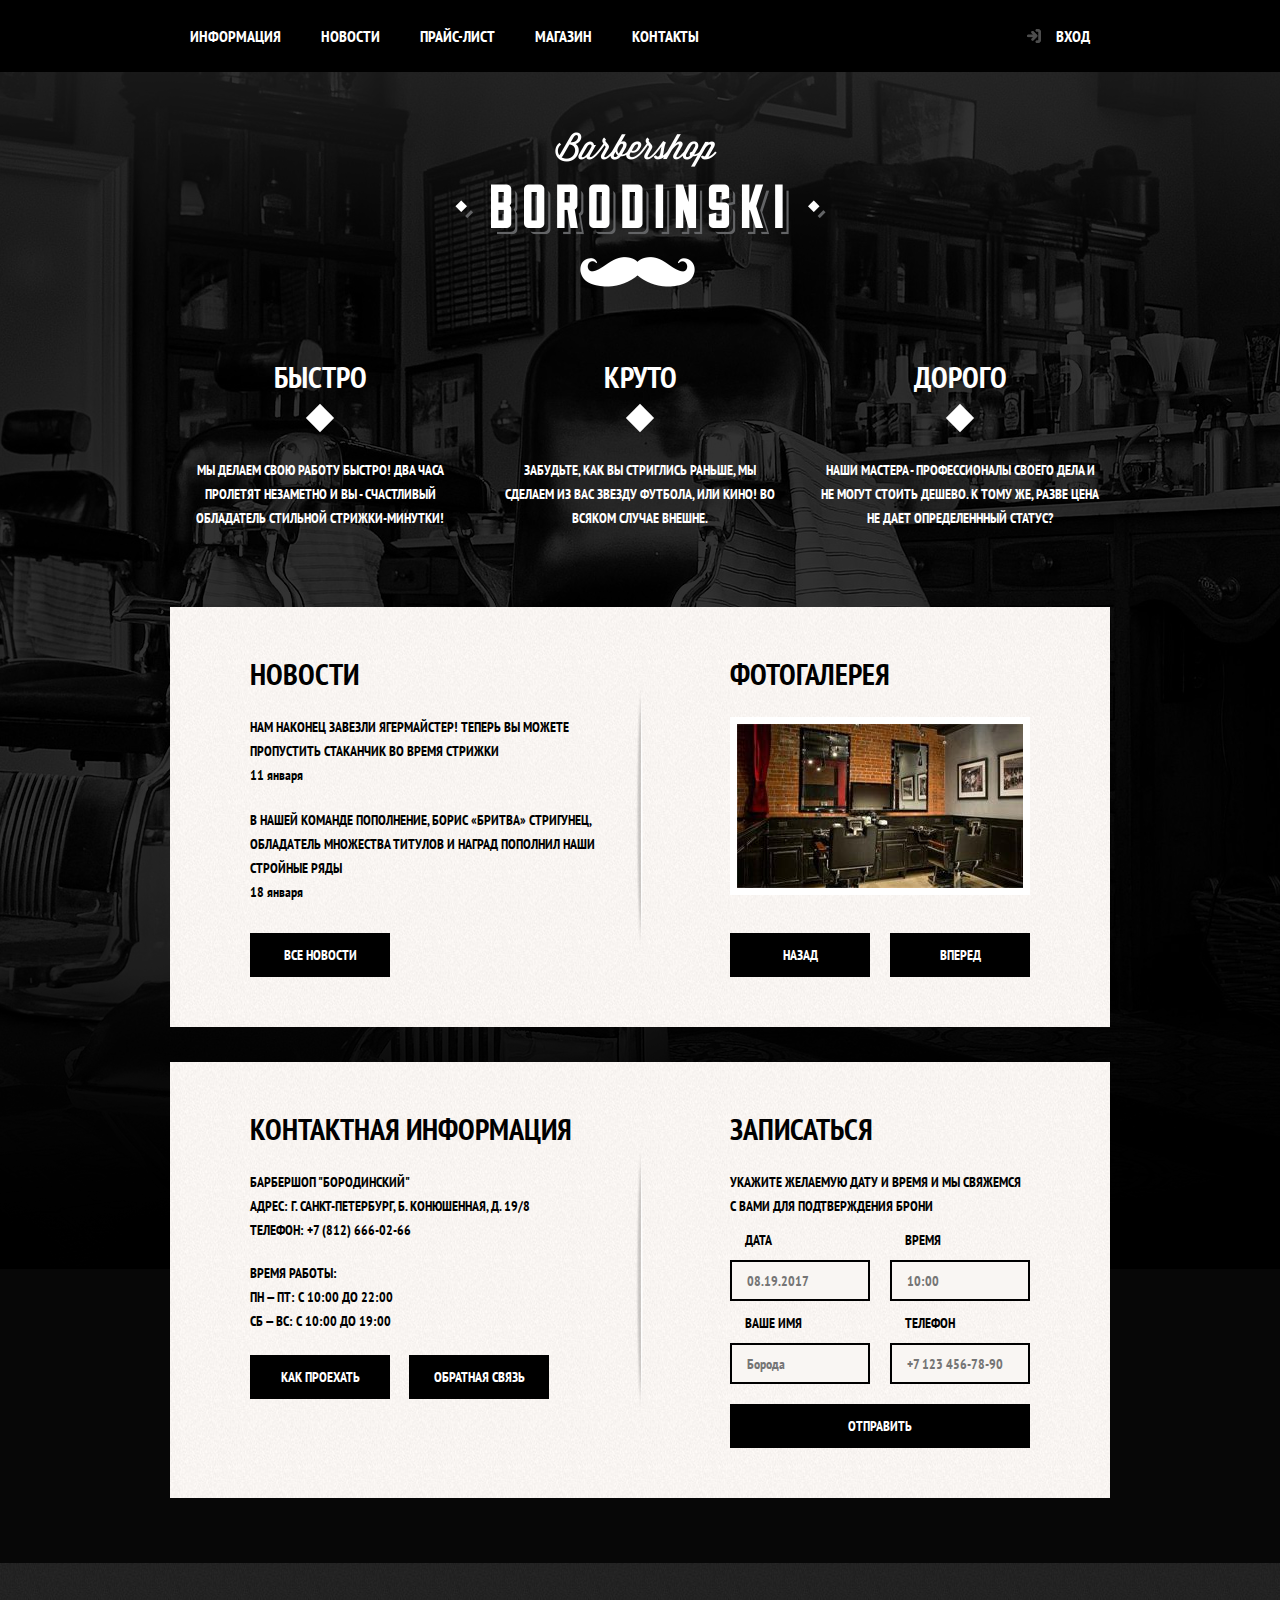
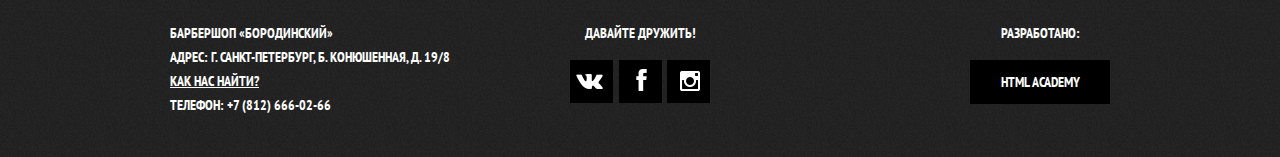
<file: barbershop/index.html>
<!DOCTYPE html>
<html lang="ru">

<head>
    <meta charset="UTF-8">
    <title>Барбершоп "Бородинский"</title>
    <link href="css/normalize.css" rel="stylesheet">
    <link href="https://fonts.googleapis.com/css?family=PT+Sans+Narrow:400,700&amp;subset=cyrillic" rel="stylesheet">
    <link href="css/style.css" rel="stylesheet">
</head>

<body class="main-body">
   <header class="main-header">
       <div class="main-header-layout container">
           <nav class="main-navigation">
               <ul>
                   <li>
                       <a href="#">Информация</a>
                    </li>
                   <li>
                       <a href="#">Новости</a>
                   </li>
                   <li>
                       <a href="price.html">Прайс-лист</a>
                   </li>
                   <li>
                       <a href="shop.html">Магазин</a>
                   </li>
                   <li>
                       <a href="#">Контакты</a>
                   </li>
               </ul>
           </nav>
           <div class="user-block">
           <a href="#" class="login">Вход</a>
           </div>
       </div>
   </header>
   
   <main>
    <div class="container">
        <div class="index-logo">
        <img src="img/index-logo.png" width="371" height="155" alt="Барбершоп Бородинский">
        </div>
       
        <section class="features">
            <div class="features-item">
               <b class="features-name">Быстро</b>
               <p>Мы делаем свою работу быстро! Два часа пролетят незаметно и вы - счастливый обладатель стильной стрижки-минутки!</p>
            </div>
           
            <div class="features-item">
                <b class="features-name">Круто</b>
                <p>Забудьте, как вы стриглись раньше, мы сделаем из вас звезду футбола, или кино! Во всяком случае внешне.</p>
            </div>
           
            <div class="features-item">
                <b class="features-name">Дорого</b>
                <p>Наши мастера - профессионалы своего дела и не могут стоить дешево. К тому же, разве цена не дает определеннный статус?</p>
            </div>
        </section>
       
        <div class="index-content">
            <div class="index-content-left">
                <h2 class="h2">Новости</h2>
                <ul class="news-preview">
                    <li>
                        <a href="#"><p>Нам наконец завезли ягермайстер! Теперь вы можете пропустить стаканчик во время стрижки</p></a>
                        <time datetime="2016-01-11">11 января</time>
                    </li>
                    <li>
                        <a href="#"><p>В нашей команде пополнение, Борис «Бритва» Стригунец, обладaтель множества титулов и наград пополнил наши стройные ряды</p></a>
                        <time datetime="2016-01-18">18 января</time>
                    </li>
                </ul>
                <a class="btn" href="#">Все новости</a>
            </div>

            <div class="index-content-right">
                <h2 class="h2">Фотогалерея</h2>
               
                <div class="gallery">
                    <div class="gallery-content">
                    <img src="img/item-photo.jpg" width="286" height="164" alt="Наш интерьер" >
                    </div>

                    <div class="buttons">
                        <button class="btn btn-gallery-prev" type="button">Назад</button>
                        <button class="btn btn-gallery-next" type="button">Вперед</button>
                    </div>
                </div>
            </div>
        </div>
        <div class="index-content">
            <div class="index-content-left">
                <h2 class="h2">Контактная информация</h2>
                <p>
                   Барбершоп "Бородинский"<br>
                   Адрес: г. Санкт-Петербург, Б. Конюшенная, д. 19/8<br>
                   Телефон: +7 (812) 666-02-66
                </p>
                <p>
                  Время работы:<br>
                  пн — пт: с 10:00 до 22:00<br>
                  сб — вс: с 10:00 до 19:00
                </p>

                <div class="info-buttons">
                    <a class="btn btn-map" href="#">Как проехать</a>
                    <a class="btn" href="#">Обратная связь</a>
                </div>
            </div>

            <div class="index-content-right">
                <h2 class="h2">Записаться</h2>
                <p>Укажите желаемую дату и время и мы свяжемся с вами для подтверждения брони</p>

                <form class="appointment-form" action="https://echo.htmlacademy.ru" method="get">
                    <div class="form-item">
                        <label for="date">Дата</label>
                        <input id="date" type="text" name="date" value="" placeholder="08.19.2017">
                    </div>

                    <div class="form-item">
                        <label for="time">Время</label>
                        <input id="time" type="text" name="time" value="" placeholder="10:00">
                    </div>

                    <div class="form-item">
                        <label for="name">Ваше имя</label>
                        <input id="name" type="text" name="name" value="" placeholder="Борода">
                    </div>

                    <div class="form-item">
                        <label for="phone">Телефон</label>
                        <input id="phone" type="tel" name="phone" value="" placeholder="+7 123 456-78-90">
                    </div>
                    
                    <div class="clear"></div>

                    <button class="btn" type="submit">Отправить</button>
                </form>
            </div>
        </div>
    </div>
   </main>
   <footer class="main-footer footer">
        <div class="main-footer-layout container">
            <div class="footer-contacts">
                Барбершоп «Бородинский»<br>
                Адрес: г. Санкт-Петербург, Б. Конюшенная, д. 19/8<br>
                <a href="#">Как нас найти?</a><br>
                Телефон: +7 (812) 666-02-66
            </div>

            <div class="footer-social">
                <p>Давайте дружить!</p>
                <a class="btn social-btn social-btn-vk" href="#">Вконтакте</a>
                <a class="btn social-btn social-btn-fb" href="#">Фейсбук</a>
                <a class="btn social-btn social-btn-inst" href="#">Инстаграм</a>
            </div>

            <div class="footer-copyright">
                <p>Разработано:</p>
                <a class="btn" href="https://htmlacademy.ru">Html Academy</a>
            </div>
        </div>
   </footer>

   <!--Попап, появляющийхся при нажатии на кнопку "Вход"-->
    <div class="popup">
        <button class="popup-close" type="button" title="Закрыть">Закрыть</button>
            <div class="popup-form">
            <h2 class="h2">Личный кабинет</h2>
            <form class="personal-account" action="https://echo.htmlacademy.ru" method="get">
                <span>Введите пожалуйста свой логин и пароль</span>
                <div class="enter-form">
                    <input class="icon-user" type="text" name="login" placeholder="Логин">
                    <input class="icon-password" type="password" name="password" placeholder="Пароль">
                </div>
                
                <div class="remember">
                    <div class="remember-me">
                        <input type="checkbox" name="checkbox" id="remember-me" checked>
                        <label class="login-checkbox" for="remember-me">Запомните меня</label>
                    </div>
                    <a href="#">Я забыл пароль!</a>
                </div>
                <button class="btn enter" type="submit">Войти</button>
            </form>
        </div>
    </div>

    <!--попап карты, появляющийся при нажатии на кнопу "как проехать"-->
    <div class="map_popup">
        <button class="popup-close map-close" type="button" title="Закрыть">Закрыть</button>
        <iframe src="https://yandex.ru/map-widget/v1/-/CBajeRC2cC" width="753" height="550"></iframe>
    </div>
    <div class="modal-overlay"></div>

    <script src="js/script.js"></script>
</body>
</html>
</file>
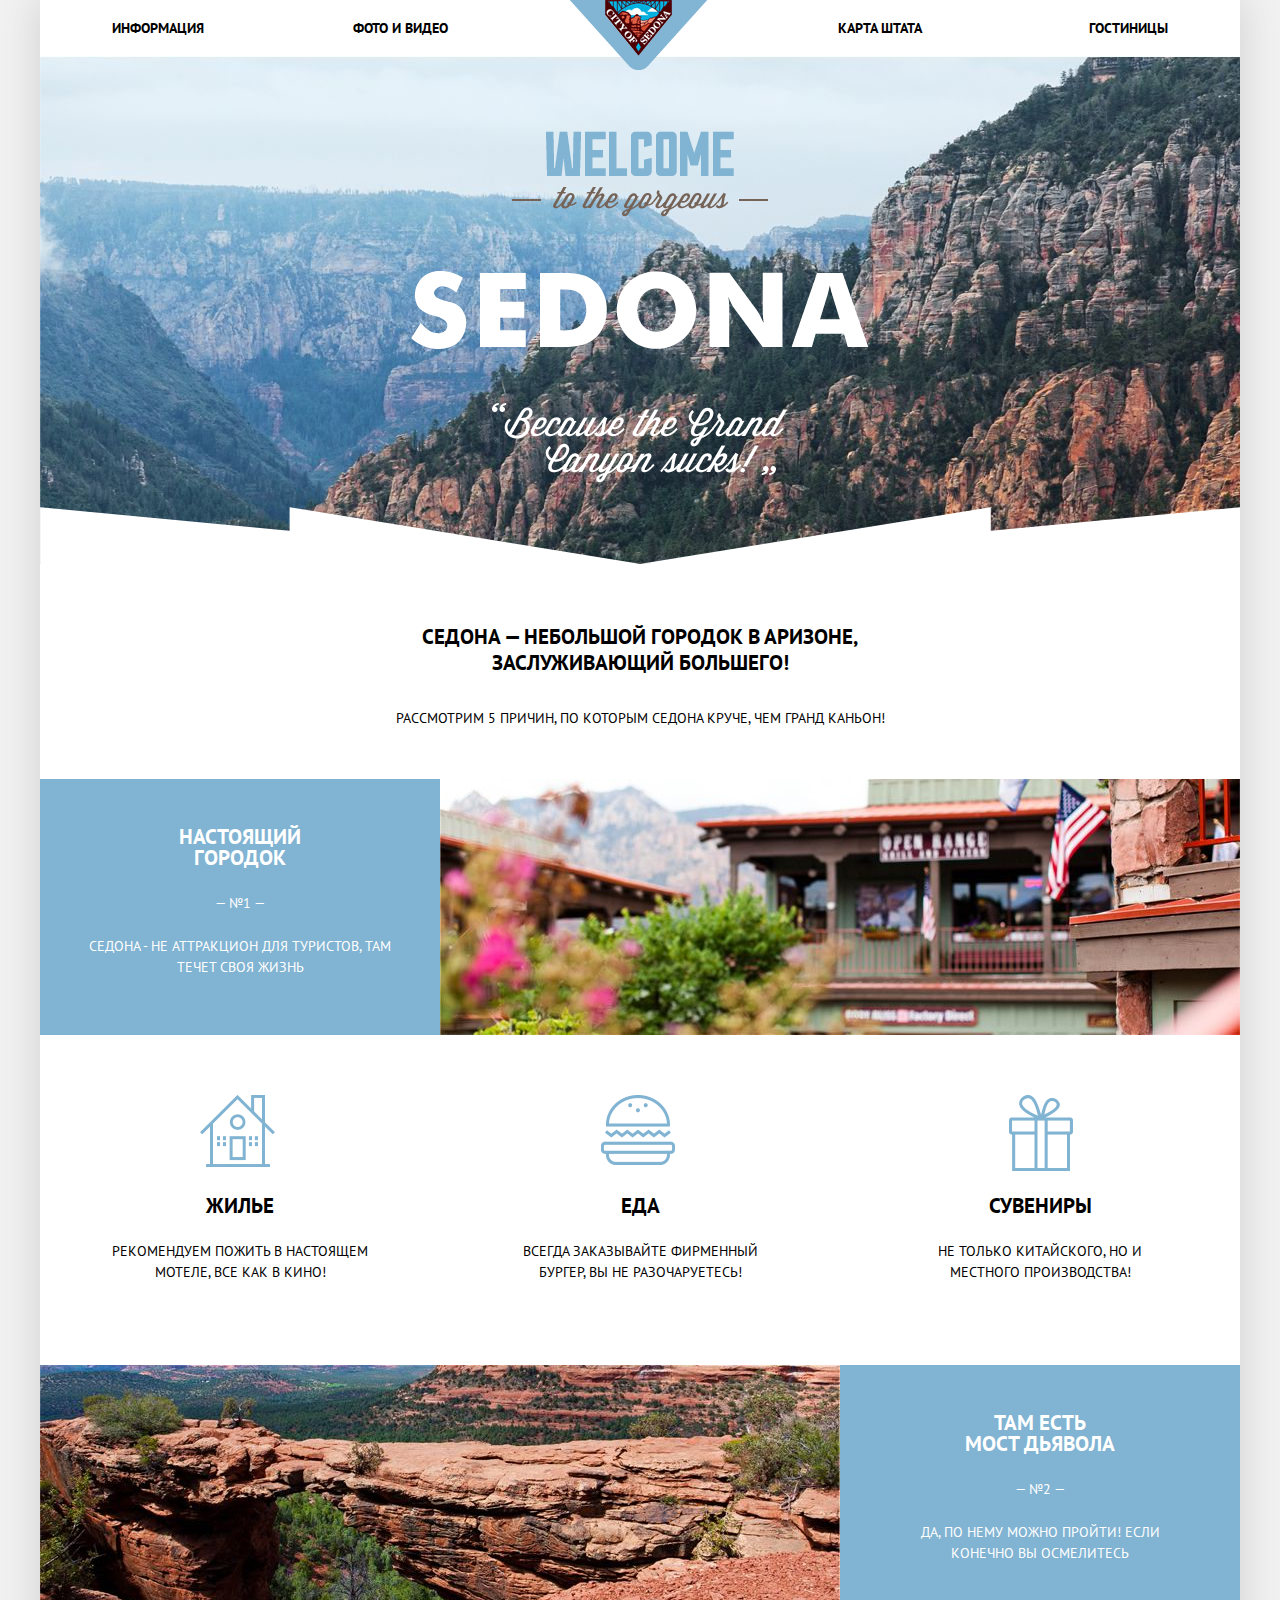
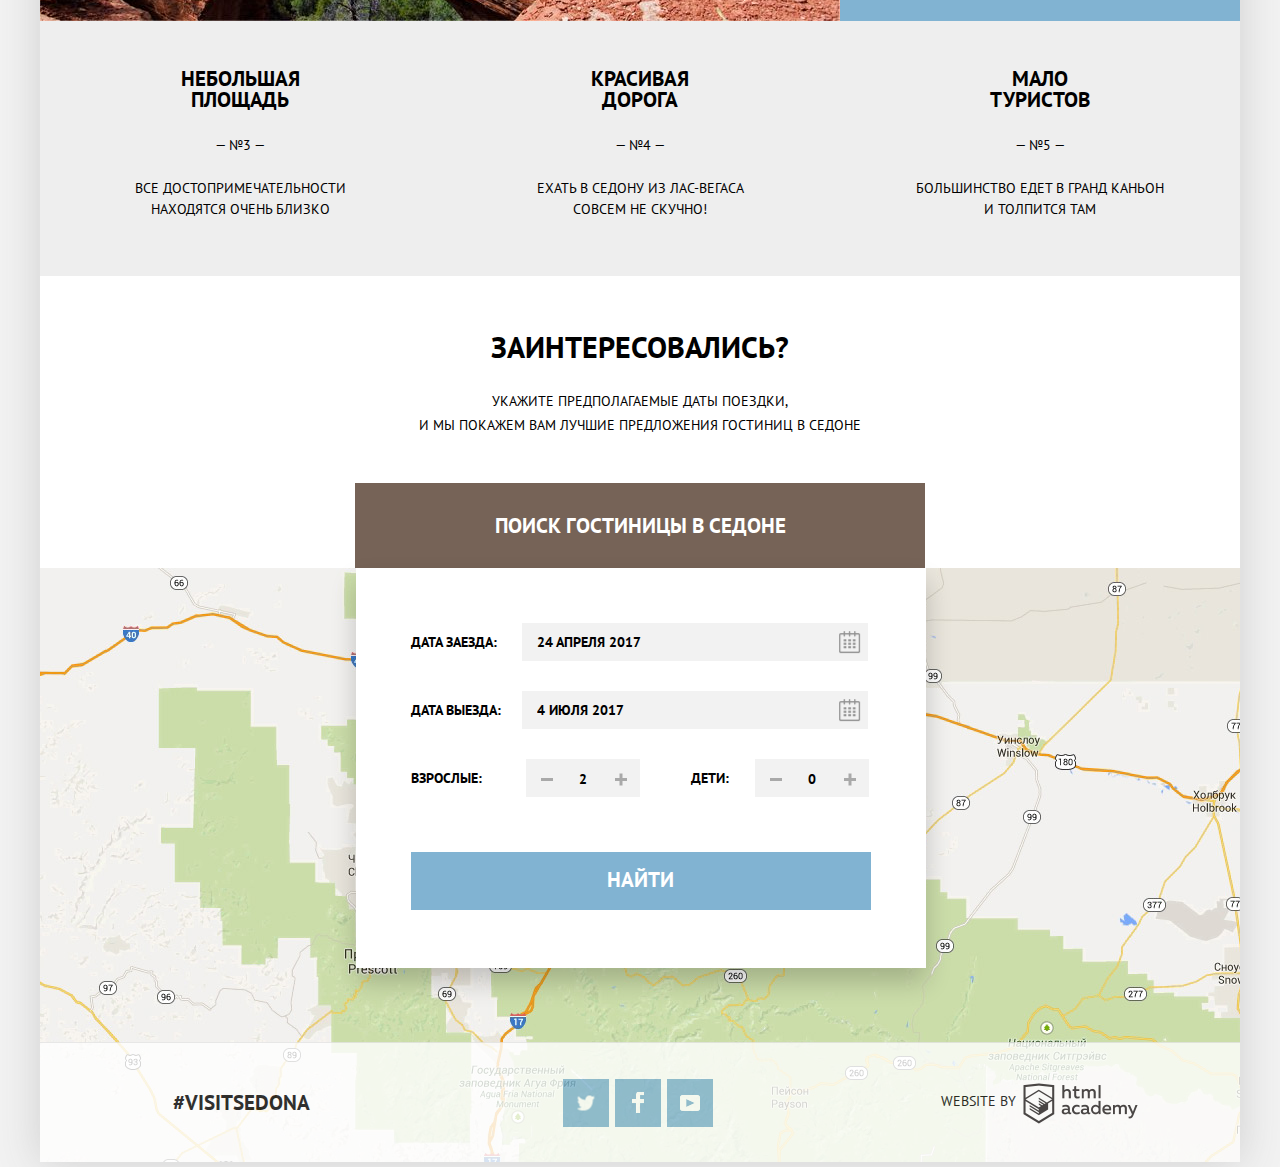
<file: sedona/index.html>
<!DOCTYPE html>
<html lang="ru">
<head>
	<meta charset="UTF-8">
	<title>Добро пожаловать в Седону!</title>
	<link href="css/normalize.css" rel="stylesheet">
	<link href="https://fonts.googleapis.com/css?family=PT+Sans" rel="stylesheet">
	<link href="css/style.css" rel="stylesheet">
</head>
<body>
	<div class="container">
		<header class="header">
			<nav class="main-navigation">
				<ul>
					<li>
						<a href="#">Информация</a>
					</li>
					<li>
						<a href="#">Фото и видео</a>
					</li>
					<li class="logo">
						<a><img src="img/Logo.png" width="138" height="70" alt="logo"></a>
					</li>
					<li>
						<a href="#">Карта штата</a>
					</li>
					<li>
						<a href="hotels.html">Гостиницы</a>
					</li>
				</ul>
			</nav>
		</header>
	
		<section class="intro">
			<div class="intro-text">
				<img src="img/Welcome.png" width="256" height="86" alt="welcome">
			</div>
			<div class="intro-text">
				<img src="img/Sedona.png" alt="sedona" width="458" height="78">
			</div>

			<div class="intro-text">
				<img src="img/Because-the-Grand-Canyon-sucks_.png" alt="Because the Grand Canyon sucks" width="296" height="80">
			</div>
		</section>

		<main class="main content">
			<section class="desc">
				<h3 class="desc-head">Седона — небольшой городок в Аризоне, заслуживающий большего!</h3>
				<p class="text">Рассмотрим 5 причин, по которым Седона круче, чем Гранд Каньон!</p>
			</section>

			<div class="desc-block ">
				<div class="desc-info">
					<h3 class="desc-info-title">Настоящий <br> городок</h3>
					<span>— №1 —</span>
					<p class="text">Седона - не аттракцион для туристов, там течет своя жизнь </p>
				</div>
				<div class="desc-image">
					<img src="img/true-town.jpg" alt="Настоящий городок фото" width="800" height="256">
				</div>
			</div>

			<div class="features">
				<div class="feature-item">
					<b class="subhead">Жилье</b>
					<p class="text">Рекомендуем пожить в настоящем мотеле, все как в кино!</p>
				</div>
				<div class="feature-item">
					<b class="subhead">Еда</b>
					<p class="text">Всегда заказывайте фирменный бургер, вы не разочаруетесь!</p>
				</div>
				<div class="feature-item">
					<b class="subhead">Сувениры</b>
					<p class="text">Не только китайского, но и местного производства!</p>
				</div>
			</div>

			<div class="desc-block rotate">
				<div class="desc-info">
					<h3 class="desc-info-title">Там есть <br> мост дьявола</h3>
					<span>— №2 —</span>
					<p class="text">Да, по нему можно пройти! Если конечно вы осмелитесь</p>
				</div>

				<div class="desc-image">
					<img src="img/devil's-bridge.jpg" alt="Мост дъявола" width="800" height="256">
				</div>
			</div>

			<div class="desc-items">
				<div class="desc-item">
					<h3 class="subhead">Небольшая <br>площадь</h3>
					<span>— №3 —</span>
					<p class="text">Все достопримечательности находятся очень близко</p>	
				</div>

				<div class="desc-item">
					<h3 class="subhead">Красивая <br> дорога</h3>
					<span>— №4 —</span>
					<p class="text">Ехать в Седону из Лас-Вегаса совсем не скучно!</p>
				</div>

				<div class="desc-item">
					<h3 class="subhead">Мало <br> туристов</h3>
					<span>— №5 —</span>
					<p class="text">Большинство едет в Гранд каньон и толпится там</p>
				</div>
			</div>

			<div class="search-hotel">
				<h2 class="title">Заинтересовались?</h2>
				<p class="text">Укажите предполагаемые даты поездки, <br> и мы покажем вам лучшие предложения гостиниц в Седоне</p>

				<button class="btn btn-hotels" type="submit">Поиск гостиницы в Седоне</button>

				<!-- Всплывающее окно при нажатии на кнопку "Поиск гостиниц в Седоне"-->
				<div class="popup popup-hide">
					<form class="popup-form" action="#" method="get">
			
						<div class="race">
							<label for="date-first">Дата заезда:</label>
							<input type="text" class="data" name="date" value="" id="date-first" placeholder="24 Апреля 2017">
						</div>
						
						<div class="race">
							<label for="date-second">Дата выезда:</label>
							<input type="text" class="data" name="date" value="" id="date-second" placeholder="4 Июля 2017">
						</div>
			
						<div class="sum"> 
							<label for="grown">Взрослые:</label>
							<div class="sum-input">
								<span>-</span>
								<input type="text" id="grown" value="2">
								<span>+</span>
							</div>
						</div>

						<div class="sum">
							<label class="children" for="children">Дети:</label>
							<div class="sum-input">
								<span>-</span>
								<input type="text" id="children" value="0">
								<span>+</span>
							</div>
						</div>
						<a href="#" class="btn search-btn">Найти</a>
					</form>
				</div>	
			</div>

			<div class="map">
				<iframe src="https://www.google.com/maps/embed?pb=!1m18!1m12!1m3!1d104770.20078990415!2d-111.86517927424764!3d34.8544991954861!2m3!1f0!2f0!3f0!3m2!1i1024!2i768!4f13.1!3m3!1m2!1s0x872da132f942b00d%3A0x5548c523fa6c8efd!2z0KHQtdC00L7QvdCwLCDQkNGA0LjQt9C-0L3QsCA4NjMzNiwg0KHQqNCQ!5e0!3m2!1sru!2sru!4v1511119888781" width="1200" height="593" style="border:0" allowfullscreen></iframe>
			</div>	
		</main>
		<footer class="footer main-footer">
			<a href="#" class="hashtag">#visitsedona</a>

			<ul class="social">
				<li><a class="social-btn tw" href="#">twitter</a></li>
				<li><a class="social-btn fb" href="#">fb</a></li>
				<li><a class="social-btn yt" href="#">yt</a></li>
			</ul>
			<div class="about">
				<span>website by</span>
				<a href="#">Html Academy</a>
			</div>
		</footer>
	</div>

	<script src="js/script.js"></script>
</body>
</html>
</file>
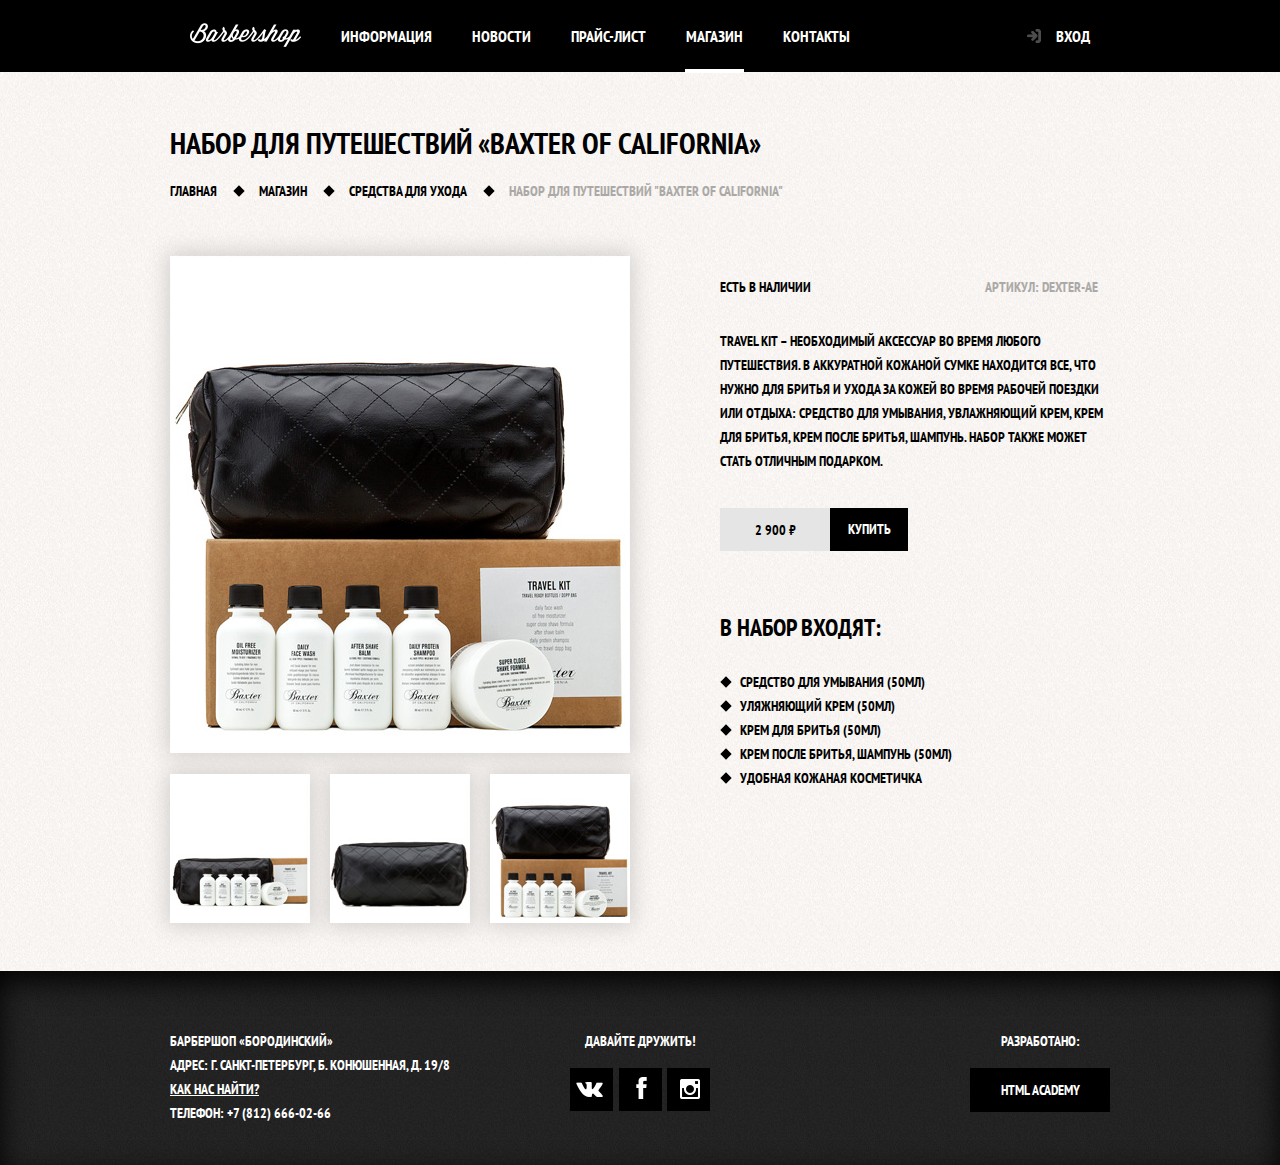
<file: barbershop/item.html>
<!DOCTYPE html>
<html lang="ru">
<head>
    <meta charset="UTF-8">
    <title>Барбершоп страница товара</title>
    <link href="css/normalize.css" rel="stylesheet">
    <link href="https://fonts.googleapis.com/css?family=PT+Sans+Narrow:400,700&amp;subset=cyrillic" rel="stylesheet">
    <link href="css/style.css" rel="stylesheet">
</head>
<body class="body">
   <header class="main-header">
       <div class="main-header-layout container">
            <div class="logo">
                <a href="index.html"><img src="img/logo.png" alt="Logo" width="111" height="24"></a>
            </div>
           <nav class="main-navigation">
                <ul>
                    <li>
                        <a href="#">Информация</a>
                    </li>
                    <li>
                        <a href="#">Новости</a>
                    </li>
                    <li>
                        <a href="price.html">Прайс-лист</a>
                    </li>
                    <li class="active">
                        <a href="shop.html">Магазин</a>
                    </li>
                    <li>
                        <a href="#">Контакты</a>
                    </li>
                </ul>
           </nav>
           <div class="user-block">
           <a href="#" class="login">Вход</a>
           </div>
       </div>
   </header>
   
   <main>
        <div class="container">
            <div class="inner">
                <h1 class="inner-title">Набор для путешествий «Baxter of California»</h1>
                <div class="breadcrumbs">
                    <ul>
                        <li><a href="index.html">Главная</a>
                        </li>
                        <li><a href="shop.html">Магазин</a>
                        </li>
                        <li><a href="#">Средства для ухода</a>
                        </li>
                        <li>Набор для путешествий "Baxter of California"
                        </li>
                    </ul>
                 </div>
            </div> 
            
            <div class="item-block">
                
                <div class="item-pic">
                    <a class="big-pic" href="#">
                        <img src="img/large-photo-item.jpg" alt="Набор для путешествий Baxter of california" width="460" height="498">
                    </a>
                    
                    <div class="small">
                        <a href="#" class="small-pic"> 
                            <img src="img/mini-photo-1.jpg" alt="Baxter of california small photo" width="140" height="149">
                        </a>
                        <a href="#" class="small-pic"> 
                            <img src="img/mini-photo-2.jpg" alt="Baxter of california small photo" width="140" height="149">
                        </a>
                        <a href="#" class="small-pic"> 
                            <img src="img/mini-photo-3.jpg" alt="Baxter of california small photo" width="140" height="149">
                        </a>
                    </div>
                </div>
                
                <div class="item-article">
                    <div class="item-info">
                        <span class="item-stock">Есть в наличии</span>
                        <span class="item-code">Артикул: Dexter-ae</span>
                    </div>
                    <p class="description">Travel Kit – необходимый аксессуар во время любого путешествия. В аккуратной кожаной сумке находится все, что нужно для бритья и ухода за кожей во время рабочей поездки или отдыха: средство для умывания, увлажняющий крем, крем для бритья, крем после бритья, шампунь. Набор также может стать отличным подарком.</p>

                    <div class="price item-price">
                        <span class="text-cost">2 900 &#8381;</span>
                        <a href="#" class="btn btn-buy">Купить</a>
                    </div>


                    <div class="item-composition">
                        <h3 class="h3">В набор входят:</h3>
                        <ul>
                            <li>Средство для умывания (50мл)</li>
                            <li>Уляжняющий крем (50мл)</li>
                            <li>Крем для бритья (50мл)</li>
                            <li>Крем после бритья, шампунь (50мл)</li>
                            <li>Удобная кожаная косметичка</li>
                        </ul>
                    </div>

                </div>
            </div> 
       </div>
   </main>
    
   <footer class="main-footer">
       <div class="main-footer-layout container ">
           <div class="footer-contacts">
               Барбершоп «Бородинский»<br>
               Адрес: г. Санкт-Петербург, Б. Конюшенная, д. 19/8<br>
               <a href="#">Как нас найти?</a><br>
               Телефон: +7 (812) 666-02-66
           </div>

           <div class="footer-social">
               <p>Давайте дружить!</p>
               <a class="btn social-btn social-btn-vk" href="#">Вконтакте</a>
               <a class="btn social-btn social-btn-fb" href="#">Фейсбук</a>
               <a class="btn social-btn social-btn-inst" href="#">Инстаграм</a>
           </div>

           <div class="footer-copyright">
               <p>Разработано:</p>
               <a class="btn" href="https://htmlacademy.ru">HTML Academy</a>
           </div>
       </div>
   </footer>
    
   <!--Попап, появляющийхся при нажатии на кнопку "Вход"-->
   <div class="popup">
        <button class="popup-close" type="button" title="Закрыть">Закрыть</button>
            <div class="popup-form">
            <h2 class="h2">Личный кабинет</h2>
            <form class="personal-account" action="https://echo.htmlacademy.ru" method="get">
                <span>Введите пожалуйста свой логин и пароль</span>
                <div class="enter-form">
                    <input class="icon-user" type="text" name="login" placeholder="Логин">
                    <input class="icon-password" type="password" name="password" placeholder="Пароль">
                </div>
                
                <div class="remember">
                    <div class="remember-me">
                        <input type="checkbox" name="checkbox" id="remember-me" checked>
                        <label class="login-checkbox" for="remember-me">Запомните меня</label>
                    </div>
                    <a href="#">Я забыл пароль!</a>
                </div>
                <button class="btn enter" type="submit">Войти</button>
            </form>
        </div>
    </div>

    <div class="modal-overlay"></div>

    <script src="js/script.js"></script>
</body>
</html>
</file>
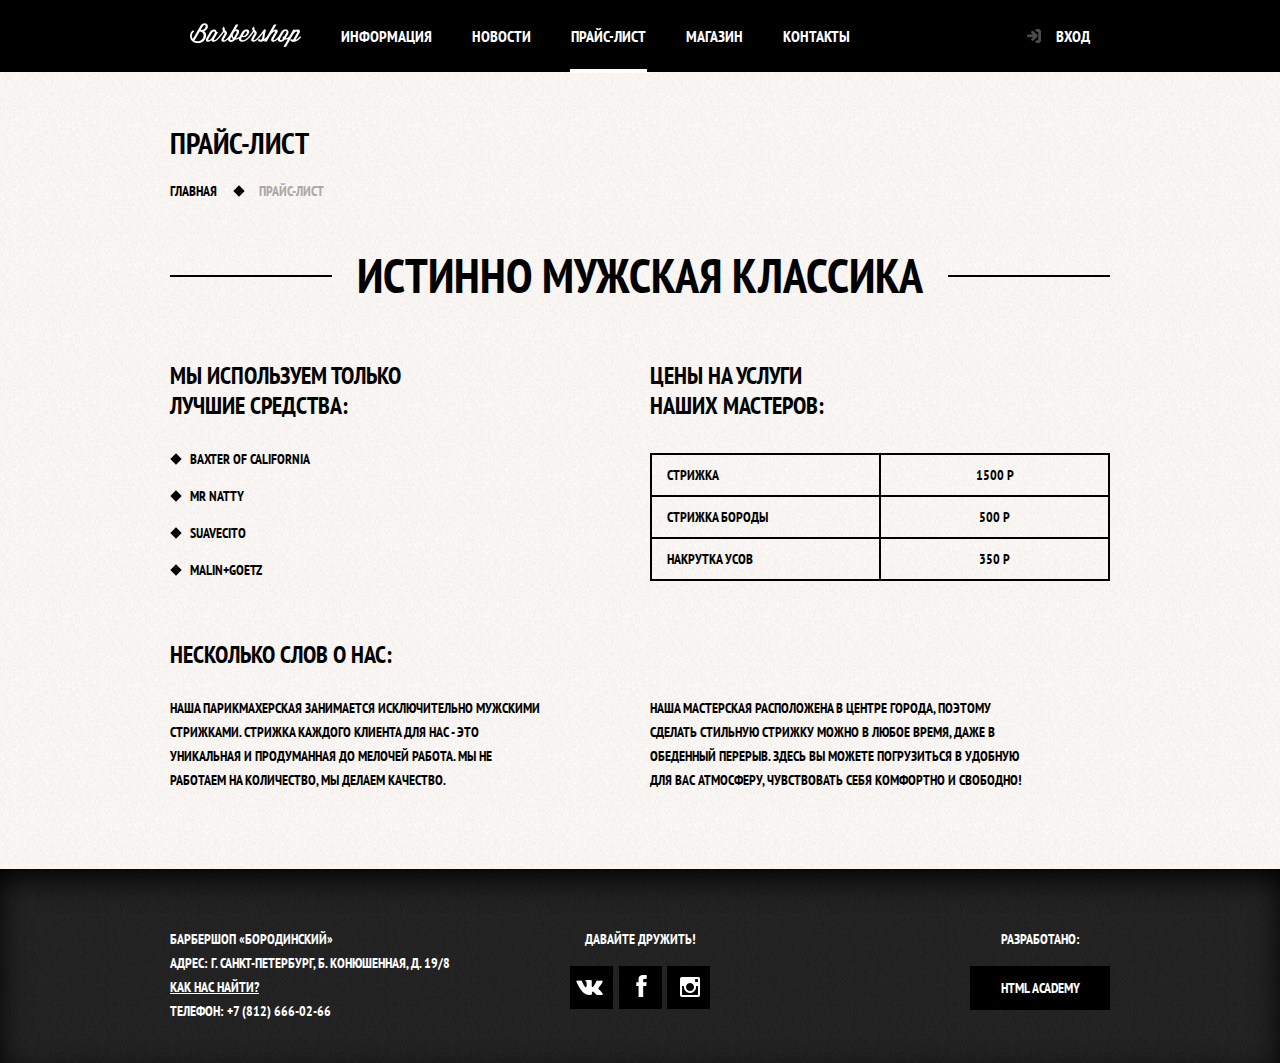
<file: barbershop/price.html>
<!DOCTYPE html>
<html lang="ru">
<head>
    <meta charset="UTF-8">
    <title>Прайс-лист</title>
    <link href="css/normalize.css" rel="stylesheet">
    <link href="https://fonts.googleapis.com/css?family=PT+Sans+Narrow:400,700&amp;subset=cyrillic" rel="stylesheet">
    <link href="css/style.css" rel="stylesheet">
</head>

<body class="body">
    <header class="main-header">
        <div class="main-header-layout container">
            <div class="logo">
                <a href="index.html"><img src="img/logo.png" alt="Logo" width="111" height="24"></a>
            </div>
            <nav class="main-navigation">
                <ul>
                    <li>
                        <a href="#">Информация</a>
                    </li>
                    <li>
                        <a href="#">Новости</a>
                    </li>
                    <li class="active">
                        <a>Прайс-лист</a>
                    </li>
                    <li>
                        <a href="shop.html">Магазин</a>
                    </li>
                    <li>
                        <a href="#">Контакты</a>
                    </li>
                </ul>
            </nav>
            <div class="user-block">
            <a href="#" class="login">Вход</a>
            </div>
        </div>
    </header>
    
    <main>
        <div class="container">
            <div class="inner">
                <h1 class="inner-title">Прайс-лист</h1>
                <div class="breadcrumbs">
                    <ul>
                        <li><a href="index.html">Главная</a>
                        </li>
                        <li>Прайс-лист
                        </li>
                    </ul>
                </div>
            </div>
            <div class="mens-classic">
                <h2>Истинно мужская классика</h2>
            </div>

            <div class="info-items">
                <div class="item-best-means">
                    <h3 class="h3">Мы используем только лучшие средства:</h3>
                    <ul>
                        <li>Baxter of California</li>
                        <li>Mr Natty</li>
                        <li>Suavecito</li>
                        <li>Malin+Goetz</li>
                    </ul>
                </div>
            
                <div class="price-table">
                    <h3 class="h3">Цены на услуги <br> наших мастеров:</h3>
                    <table>
                        <tr>
                            <td>Стрижка</td>
                            <td>1500 р</td>
                        </tr>
                        <tr>
                            <td>Стрижка бороды</td>
                            <td>500 р</td>
                        </tr>
                        <tr>
                            <td>Накрутка усов</td>
                            <td>350 р</td>
                        </tr>
                    </table>
                </div>
            
                <div class="about-us">
                    <h3 class="h3">Несколько слов о нас:</h3>
                    <div class="desc-text">
                        <p class="desc-left">Наша парикмахерская занимается исключительно мужскими стрижками. Стрижка каждого клиента для нас - это уникальная и продуманная до мелочей работа. Мы не работаем на количество, мы делаем качество.</p>

                        <p class="desc-right">Наша мастерская расположена в центре города, поэтому сделать стильную стрижку можно в любое время, даже в обеденный перерыв. Здесь вы можете погрузиться в удобную для вас атмосферу, чувствовать себя комфортно и свободно!</p>
                    </div>
                </div>
                <!-- end about us -->
            </div>
        </div> 
    </main>
    
    <footer class="main-footer">
        <div class="main-footer-layout container">
            <div class="footer-contacts">
                Барбершоп «Бородинский»<br>
                Адрес: г. Санкт-Петербург, Б. Конюшенная, д. 19/8<br>
                <a href="#">Как нас найти?</a><br>
                Телефон: +7 (812) 666-02-66
            </div>

            <div class="footer-social">
                <p>Давайте дружить!</p>
                <a class="btn social-btn social-btn-vk" href="#">Вконтакте</a>
                <a class="btn social-btn social-btn-fb" href="#">Фейсбук</a>
                <a class="btn social-btn social-btn-inst" href="#">Инстаграм</a>
            </div>

            <div class="footer-copyright">
                <p>Разработано:</p>
                <a class="btn" href="https://htmlacademy.ru">HTML Academy</a>
            </div>
        </div>
    </footer>

    
    <!--Попап, появляющийхся при нажатии на кнопку "Вход"-->
    <div class="popup">
        <button class="popup-close" type="button" title="Закрыть">Закрыть</button>
            <div class="popup-form">
            <h2 class="h2">Личный кабинет</h2>
            <form class="personal-account" action="https://echo.htmlacademy.ru" method="get">
                <span>Введите пожалуйста свой логин и пароль</span>
                <div class="enter-form">
                    <input class="icon-user" type="text" name="login" placeholder="Логин">
                    <input class="icon-password" type="password" name="password" placeholder="Пароль">
                </div>
                
                <div class="remember">
                    <div class="remember-me">
                        <input type="checkbox" name="checkbox" id="remember-me" checked>
                        <label class="login-checkbox" for="remember-me">Запомните меня</label>
                    </div>
                    <a href="#">Я забыл пароль!</a>
                </div>
                <button class="btn enter" type="submit">Войти</button>
            </form>
        </div>
    </div>
    <div class="modal-overlay"></div>

    <script src="js/script.js"></script>
</body>
</html>
</file>
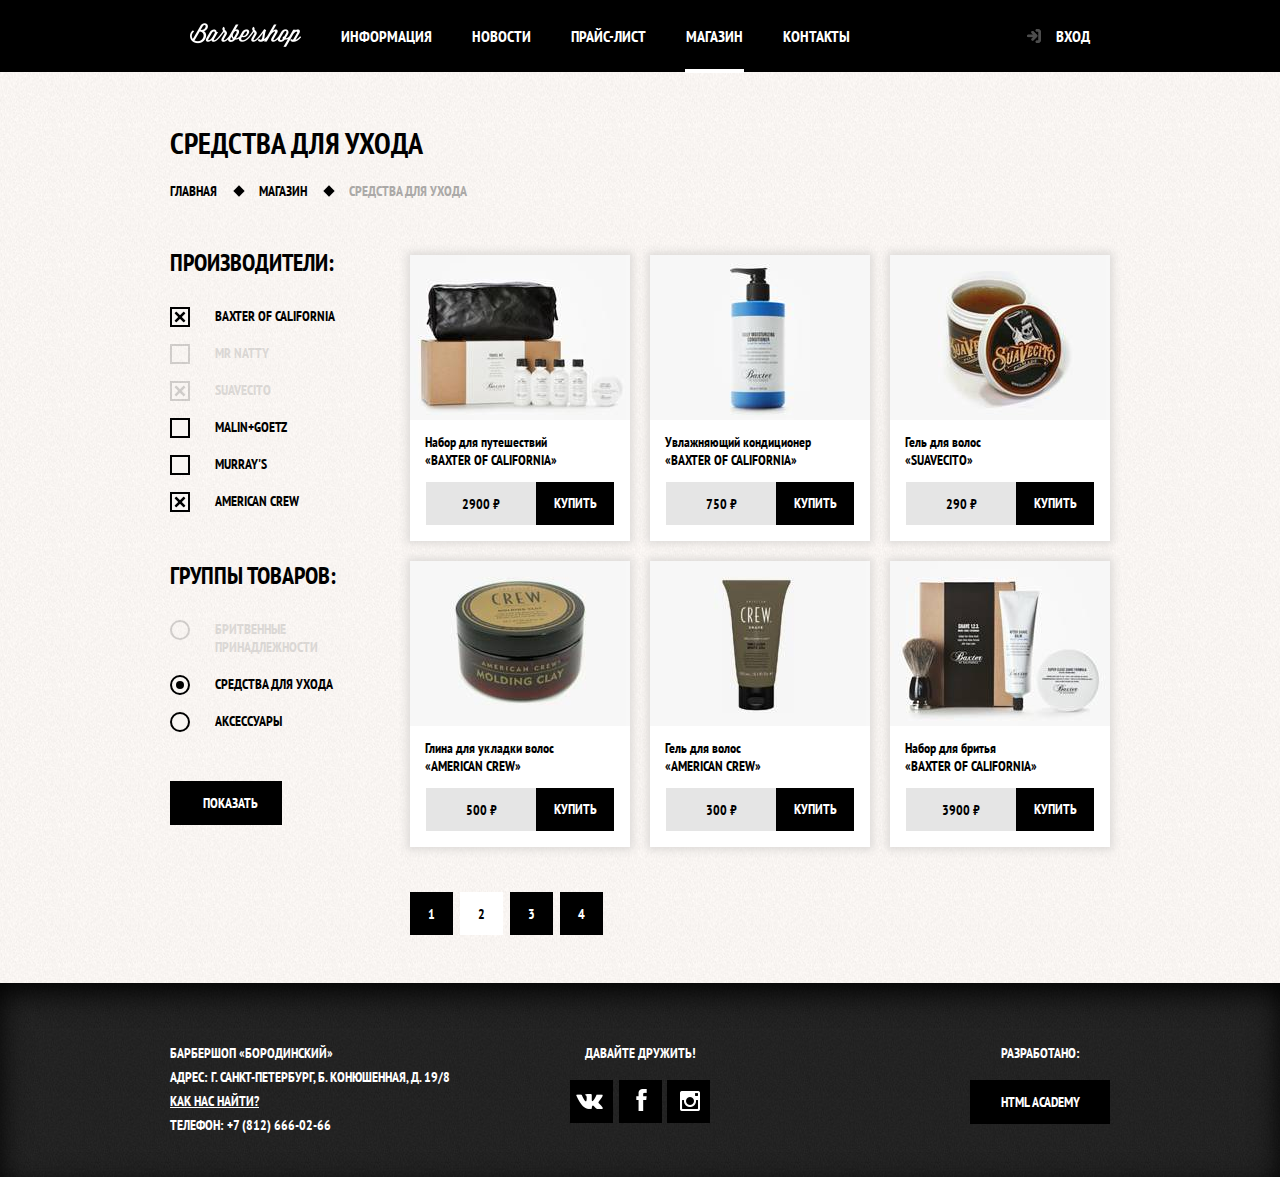
<file: barbershop/shop.html>
<!DOCTYPE html>
<html lang="ru">
<head>
    <meta charset="UTF-8">
    <title>Магазин</title>
    <link href="css/normalize.css" rel="stylesheet">
    <link href="https://fonts.googleapis.com/css?family=PT+Sans+Narrow:400,700&amp;subset=cyrillic" rel="stylesheet">
    <link href="css/style.css" rel="stylesheet">
</head>
<body class="body">
    <header class="main-header">
        <div class="main-header-layout container">
            <div class="logo">
                <a href="index.html"><img src="img/logo.png" alt="Logo" width="111" height="24"></a>
            </div>
            <nav class="main-navigation">
                <ul>
                    <li>
                        <a href="#">Информация</a>
                    </li>
                    <li>
                        <a href="#">Новости</a>
                    </li>
                    <li>
                        <a href="price.html">Прайс-лист</a>
                    </li>
                    <li class="active">
                        <a>Магазин</a>
                    </li>
                    <li>
                        <a href="#">Контакты</a>
                    </li>
                </ul>
            </nav>
            <div class="user-block">
            <a href="" class="login">Вход</a>
            </div>
        </div>
    </header>
    
    <main>
        <div class="container">
            <div class="inner">
                <h1 class="inner-title">Средства для ухода</h1>
                <div class="breadcrumbs">
                    <ul>
                        <li><a href="index.html">Главная</a>
                        </li>
                        <li><a href="shop.html">Магазин</a>
                        </li>
                        <li>Средства для ухода</li>
                    </ul>
                </div>
            </div>
         </div>
        <div class="container flex-container">
            <div class="sidebar">
                <form  class="form" action="#" method="get">
                    <fieldset class="produsers">
                        <legend>Производители:</legend>
                        <div class="produsers-item">
                            <input type="checkbox" id="produser-1" name="p-1" checked>
                            <label for="produser-1">Baxter of California</label>
                        </div>

                        <div class="produsers-item">
                            <input type="checkbox" id="produser-2" name="p-2" disabled>
                            <label for="produser-2">Mr Natty</label>
                        </div>

                        <div class="produsers-item">
                            <input type="checkbox" id="produser-3" name="p-3" checked disabled>
                            <label for="produser-3">Suavecito</label>
                        </div>

                        <div class="produsers-item">
                            <input type="checkbox" id="produser-4" name="p-4">
                            <label for="produser-4">Malin+Goetz</label>
                        </div>
                    
                        <div class="produsers-item">
                            <input type="checkbox" id="produser-5" name="p-5">
                            <label for="produser-5">Murray's</label>
                        </div>
                    
                        <div class="produsers-item">
                            <input type="checkbox" id="produser-6" name="p-6" checked>
                            <label for="produser-6">American crew</label>
                        </div>
                    </fieldset>
                    
                    <fieldset class="product-group">
                        <legend>Группы товаров:</legend>
                        <div class="produsers-item">
                            <input id="razor" type="radio" name="product" value="a" disabled>
                            <label for="razor">Бритвенные принадлежности</label>
                        </div>

                        <div class="produsers-item">
                            <input id="care" type="radio" name="product" value="b" checked>
                            <label for="care">Средства для ухода</label>
                        </div>

                        <div class="produsers-item">
                            <input id="accessories" type="radio" name="product" value="c">
                            <label for="accessories">Аксессуары</label>
                        </div>
                    </fieldset>
                    <button class="btn show" type="submit">Показать</button>
                </form>
            </div>
       
            <div class="content">
                <div class="cards-block">
                    <div class="product-card">
                        <a href="item.html">
                            <img src="img/shop-1.jpg" alt="Набор «Baxter of California»">
                        </a>
                        <h2>
                            <a href="item.html">
                            <span class="product-category">Набор для путешествий</span><br>
                            <span class="product-name">«Baxter of California»</span>
                            </a>
                        </h2>
                        <div class="price">
                            <span class="text-cost">2900 &#8381;</span>
                            <a class="btn price-btn" href="#">Купить</a>
                        </div>
                    </div>
                    
                    <div class="product-card">
                        <a href="item.html">
                        <img src="img/shop-2.jpg" alt="Увлажняющий кондицонер «Baxter of California»">
                        </a>
                        <h2>
                            <a href="item.html">
                            <span class="product-category">Увлажняющий кондиционер</span><br>
                            <span class="product-name">«Baxter of California»</span>
                            </a>
                        </h2>
                        <div class="price">
                            <span class="text-cost">750 &#8381;</span>
                            <a class="btn price-btn" href="#">Купить</a>
                        </div>
                    </div>
                    
                    <div class="product-card">
                        <a href="item.html">
                        <img src="img/shop-3.jpg" alt="Гель для волос «SUAVECITO»">
                        </a>
                        <h2>
                            <a href="item.html">
                            <span class="product-category">Гель для волос</span><br>
                            <span class="product-name">«Suavecito»</span>
                            </a>
                        </h2>
                        <div class="price">
                            <span class="text-cost">290 &#8381;</span>
                            <a class="btn price-btn" href="#">Купить</a>
                        </div>
                    </div>
                    
                    <div class="product-card">
                        <a href="item.html">
                        <img src="img/shop-4.jpg" alt="iГлина для укладки волос «American crew»">
                        </a>
                        <h2>
                            <a href="item.html">
                            <span class="product-category">Глина для укладки волос</span><br>
                            <span class="product-name">«American crew»</span>
                            </a>
                        </h2>
                        <div class="price">
                            <span class="text-cost">500 &#8381;</span>
                            <a class="btn price-btn" href="#">Купить</a>
                        </div>
                    </div>
                    
                    <div class="product-card">
                        <a href="item.html">
                        <img src="img/shop-5.jpg" alt="Гель для волос «American crew»" width="220" height="165">
                        </a>
                        <h2>
                            <a href="item.html">
                            <span class="product-category">Гель для волос</span><br>
                            <span class="product-name">«American crew»</span>
                            </a>
                        </h2>
                        <div class="price">
                            <span class="text-cost">300 &#8381;</span>
                            <a class="btn price-btn" href="#">Купить</a>
                        </div>
                    </div>
                    
                    <div class="product-card">
                        <a href="item.html">
                        <img src="img/shop-6.jpg" alt="набор для укладки волос «Baxter of California»">
                        </a>
                        <h2>
                            <a href="item.html">
                            <span class="product-category">Набор для бритья</span><br>
                            <span class="product-name">«Baxter of California»</span>
                            </a>
                        </h2>
                        <div class="price">
                            <span class="text-cost">3900 &#8381;</span>
                            <a class="btn price-btn" href="#">Купить</a>
                        </div>
                    </div>
                </div>
                <div class="control">
                    <ul>
                        <li><a class="btn" href="#">1</a></li>
                        <li><a class="active">2</a></li>
                        <li><a class="btn" href="#">3</a></li>
                        <li><a class="btn" href="#">4</a></li>
                    </ul>
                </div>
            </div>
        </div>
    </main>
    
    <footer class="main-footer">
        <div class="main-footer-layout container">
            <div class="footer-contacts">
                Барбершоп «Бородинский»<br>
                Адрес: г. Санкт-Петербург, Б. Конюшенная, д. 19/8<br>
                <a href="#">Как нас найти?</a><br>
                Телефон: +7 (812) 666-02-66
            </div>

            <div class="footer-social">
                <p>Давайте дружить!</p>
                <a class="btn social-btn social-btn-vk" href="#">Вконтакте</a>
                <a class="btn social-btn social-btn-fb" href="#">Фейсбук</a>
                <a class="btn social-btn social-btn-inst" href="#">Инстаграм</a>
            </div>

            <div class="footer-copyright">
                <p>Разработано:</p>
                <a class="btn" href="https://htmlacademy.ru">HTML Academy</a>
            </div>
        </div>
    </footer>

    <!--Попап, появляющийхся при нажатии на кнопку "Вход"-->
   <div class="popup">
        <button class="popup-close" type="button" title="Закрыть">Закрыть</button>
            <div class="popup-form">
            <h2 class="h2">Личный кабинет</h2>
            <form class="personal-account" action="https://echo.htmlacademy.ru" method="get">
                <span>Введите пожалуйста свой логин и пароль</span>
                <div class="enter-form">
                    <input class="icon-user" type="text" name="login" placeholder="Логин">
                    <input class="icon-password" type="password" name="password" placeholder="Пароль">
                </div>
                
                <div class="remember">
                    <div class="remember-me">
                        <input type="checkbox" name="checkbox" id="remember-me" checked>
                        <label class="login-checkbox" for="remember-me">Запомните меня</label>
                    </div>
                    <a href="#">Я забыл пароль!</a>
                </div>
                <button class="btn enter" type="submit">Войти</button>
            </form>
        </div>
    </div>

    <div class="modal-overlay"></div>

    <script src="js/script.js"></script>
</body>
</html>
</file>
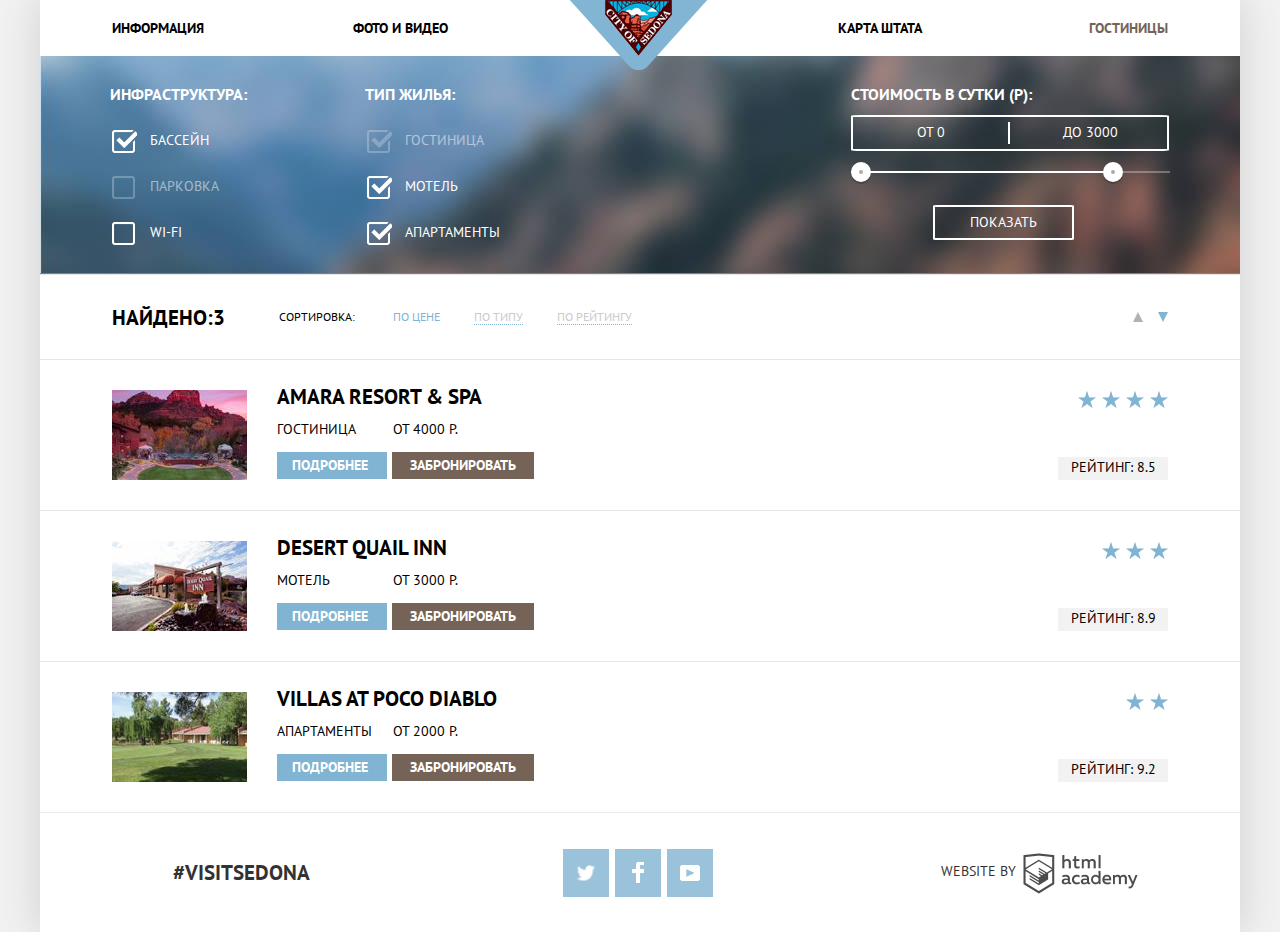
<file: sedona/hotels.html>
<!DOCTYPE html>
<html lang="ru">
<head>
    <meta charset="UTF-8">
	<title>Список найденных гостиниц</title>
	<link href="css/normalize.css" rel="stylesheet">
	<link href="https://fonts.googleapis.com/css?family=PT+Sans" rel="stylesheet">
	<link href="css/style.css" rel="stylesheet">
</head>
<body>
	<div class="container">
  		<header class="header">
			<nav class="main-navigation">
				<ul>
					<li>
						<a href="#">Информация</a>
					</li>
					<li>
						<a href="#">Фото и видео</a>
					</li>
					<li class="logo">
						<a href="index.html">
							<img src="img/Logo.png" width="138" height="70" alt="logo">
						</a>
					</li>
					<li>
						<a href="#">Карта штата</a>
					</li>
					<li class="active">
						<a>Гостиницы</a>
					</li>
				</ul>
			</nav>
		</header>
		<main>
		    <div class="filter">
				<form class="form" action="#" method="get">
					<div class="structure">
						<fieldset>
							<legend>Инфраструктура:</legend>
							<div class="fieldset-item">
								<input type="checkbox" id="pool" checked>
								<label for="pool">Бассейн</label>
							</div>

							<div class="fieldset-item">
								<input type="checkbox" id="parking" disabled>
								<label for="parking">Парковка</label>
							</div>

							<div class="fieldset-item">
								<input type="checkbox" id="wifi">
								<label for="wifi">WI-FI</label>
							</div>
						</fieldset>
					</div>

					<div class="home">
						<fieldset>
							<legend>Тип жилья:</legend>

							<div class="fieldset-item">
								<input type="checkbox" id="hotel" checked disabled>
								<label for="hotel">Гостиница</label>
							</div>

							<div class="fieldset-item">
								<input type="checkbox" id="motel" checked>
								<label for="motel">Мотель</label>
							</div>

							<div class="fieldset-item">
								<input type="checkbox" id="apartment" checked>
								<label for="apartment">Апартаменты</label>
							</div>
						</fieldset>
					</div>
	
					<div class="value">
						<span>Стоимость в сутки (р):</span>
						<div class="cost">
							<div class="cost-value">
								<label for="min">От</label>
								<input type="text" name="min" id="min" value="0">
							</div>

							<div class="cost-value">
								<label for="max">До</label>
								<input type="text" name="max" id="max" value="3000">
							</div>
						</div>
						
						<div class="range-controls">
							<div class="scale">
								<div class="bar"></div>
							</div>
							<div class="range-toggle range-toggle-min"></div>
							<div class="range-toggle range-toggle-max"></div>
						</div>

						<button class="btn">Показать</button>
					</div>	
				</form>
			</div>
			
            <div class="wrapper ">
    			<div class="results">
    			    <b>Найдено:<span>3</span></b>
    			    <div class="sort">
    			   	    <span>Сортировка:</span>
    				    <ul>
    					    <li class="sort-item">
    						    <a class="value active">По цене</a>
    					    </li>
    					    <li class="sort-item">
    						    <a href="#" class="type">По типу</a>
    					    </li>
    					    <li class="sort-item">
    							<a href="#" class="rating">По рейтингу</a>
    					    </li>
    				    </ul>
    			    </div> 
    			    <div class="arrows">
						<a href="#" class="arrow-up"></a>

    				    <a class="arrow-down active"></a>
    			    </div>
    			</div>
            </div>

		    <div class="wrapper">
				<div class="result-items">
					<div class="item-img">
						<img src="img/amara-resort-&-spa.jpg" alt="Гостиница amara resort & spa">
					</div>
					<div class="item-desc">
						<a href="#">
							<h3 class="item-title">Amara resort & spa</h3>
						</a>
						<div class="info">
							<span>Гостиница</span>
							<span>От 4000 р.</span>
						</div>
						<div class="buttons">
							<a href="#" class="btn btn-more">Подробнее</a>
							<button class="bookit" type="button">Забронировать</button>
						</div>
					</div>
					<div class="rating-stars">
						<ul>
							<li></li>
							<li></li>
							<li></li>
                            <li></li>
						</ul>
						<span>Рейтинг: 8.5</span>
					</div>
				</div>
			</div> 	

    		<div class="wrapper">
    			<div class="result-items">
    				<div class="item-img">
    					<img src="img/desert-quail-inn.jpg" alt="Мотель desert quail inn">
    				</div>
					<div class="item-desc">
						<a href="#">
							<h3 class="item-title">Desert Quail inn</h3>
						</a>
                        <div class="info">
    						<span>Мотель</span>
    						<span>От 3000 р.</span>
                        </div>
                        <div class="buttons">
    						<a href="#" class="btn btn-more">Подробнее</a>
    						<button class="bookit" type="button">Забронировать</button>
                        </div>
					</div>
    				<div class="rating-stars">
    					<ul>
    						<li></li>
    						<li></li>
    						<li></li>
						</ul>
    					<span>Рейтинг: 8.9</span>
    				</div>
    			</div>
    		</div>

		    <div class="wrapper">
				<div class="result-items">
					<div class="item-img">
						<img src="img/villas-at-poco-diablo.jpg" alt="Апартаменты villas at poco diablo">
					</div>
						<div class="item-desc">
							<a href="#">
								<h3 class="item-title">Villas at Poco Diablo</h3>
							</a> 
							<div class="info">
								<span>Апартаменты</span>
								<span>От 2000 р.</span>
							</div>
							<div class="buttons">
								<a href="#" class="btn btn-more">Подробнее</a>
								<button class="bookit" type="button">Забронировать</button>
							</div>
						</div>
					<div class="rating-stars">
						<ul>
							<li></li>
							<li></li>
						</ul>
						<span>Рейтинг: 9.2</span>
					</div>
				</div>
			</div>	
		</main>

		<footer class="footer">
			<a href="#" class="hashtag">#visitsedona</a>

			<ul class="social">
				<li><a class="social-btn tw" href="#">twitter</a></li>
				<li><a class="social-btn fb" href="#">fb</a></li>
				<li><a class="social-btn yt" href="#">yt</a></li>
			</ul>
			<div class="about">
				<span>website by</span>
				<a href="#">Html Academy</a>
			</div>
		</footer>
	</div>
</body>
</html>
</file>
<file: barbershop/css/style.css>
*, *::before,*::after {
    -webkit-box-sizing: border-box;
            box-sizing: border-box;
}
* {
    margin: 0;
    padding: 0;
}
body {
    min-width: 960px;

    font-size: 14px;
    line-height: 24px;
    
    font-weight: bold;
    font-family: "PT Sans Narrow", "Arial", sans-serif;
    text-transform: uppercase;
}
.body{
    background: #f8f5f2 url(../img/white-background.jpg);
}

.inner-title{
    font-size: 30px;
    line-height: 42px;
    color: #000000;
    font-weight: bold;
    margin: 0;
    margin-bottom: 15px;
}

.h2{
    font-size: 30px;
    line-height: 42px;
    color: #000000;
    font-weight: bold;
    margin: 0;
    margin-bottom: 20px;
}
.h3{
    font-size: 24px;
    line-height: 30px;
    font-weight: bold;
    margin-bottom: 26px;
}
.container input,
.popup input{
    max-width: 140px;
}
img{
    width: 100%;
    height: auto;
}
/***********************************************************/
/*                       Х Е Д Е Р                        */
/*********************************************************/
.main-header-layout{
    display: -webkit-box;
    display: -ms-flexbox;
    display: flex;
    -webkit-box-pack: start;
        -ms-flex-pack: start;
            justify-content: flex-start;
    -ms-flex-wrap: nowrap;
        flex-wrap: nowrap;
}
.container {
    width: 960px;
    margin: 0 auto;
    padding: 0 10px;
}
.main-header{
    margin-bottom: 50px;
    background-color: #000000;
}
.main-navigation{
    min-width: 630px;
    min-height: 72px;
}
.main-navigation ul{
    display: -webkit-box;
    display: -ms-flexbox;
    display: flex;
}
.main-navigation li{
    list-style: none;
    font-size: 16px;
    line-height: 20px;
}
.main-navigation a{
    color: #ffffff;
    text-decoration: none;
    display: block;
    padding: 26px 20px;
}
.main-navigation a:hover,
.login:hover{
    background-color: #242424;
}

.main-navigation .active{
    position: relative;
}
.main-navigation .active a:hover{
    background: none;
}
.main-navigation .active:after{
    content: "";
    position: absolute;
    top: 69px;
    left: 19px;
    right: 19px;
    height: 4px;
    background-color: #ffffff;
}
.user-block{
    width: 140px;
    margin-left: auto;
}
.login{
    position: relative;

    display: -webkit-box;

    display: -ms-flexbox;

    display: flex;
    -webkit-box-align: center;
        -ms-flex-align: center;
            align-items: center;
    width: 100%;
    height: 100%;
    padding-left: 57px;

    font-size: 16px;
    line-height: 20px;
    vertical-align: top;
    color: #ffffff;
    text-decoration: none;
}
.login::before{
    content: "";
    top: 28px;
    left: 20px;

    width: 14px;
    height: 14px;
    margin-right: 15px;

    color: #918f8f;
    text-decoration: none;
    background: url(../img/sprites.png) no-repeat -17px -116px;
    opacity: 0.3;
}
.login:hover::before{
    opacity: 1;
}
/********************************************************/
/*******************************************************/

/*------------Г Л А В Н А Я------------------*/
.main-body{
    color: #ffffff;

    background: #242424 url(../img/background-image.png) no-repeat center top;
}
.index-logo{
    width: 371px;
    height: 155px;
    margin: 60px auto 69px;
    overflow: hidden;
}

.features{
    margin-bottom: 77px;
    display: -webkit-box;
    display: -ms-flexbox;
    display: flex;
    -webkit-box-pack: justify;
        -ms-flex-pack: justify;
            justify-content: space-between;
}
.features-item{
    width: 300px;
    text-align: center;
}
.features-item:last-child{
    margin-right: 0px;
}
.features-name{
    position: relative;

    display: block;
    margin-bottom: 30px;
    padding-bottom: 30px;

    font-size: 30px;
    line-height: 42px;
}
.features-name::after{
    content: "";
    position: absolute;
    bottom: 0;
    left: 50%;

    display: block;
    width: 20px;
    height: 20px;
    margin-left: -10px;
    
    background-color: #ffffff; 
    -webkit-transform: rotate(45deg); 
        -ms-transform: rotate(45deg); 
            transform: rotate(45deg);
}
.features-item p {
    margin: 10px;
    margin-bottom: 0;
}
.index-content{
    display: -webkit-box;
    display: -ms-flexbox;
    display: flex;
    -webkit-box-pack: justify;
        -ms-flex-pack: justify;
            justify-content: space-between;
    padding: 46px 80px 50px;
    margin-bottom: 35px;

    color: #000000;
    background: url(../img/shadow.png) no-repeat center,
    #f8f5f2 url(../img/white-background.jpg)
}
.index-content:last-child{
    margin-bottom: 65px;
}
.index-content-title{
    margin: 0;
    margin-bottom: 20px;
}
.index-content p{
    margin: 0;
    margin-bottom: 19px; 
    color: #000000;
}
.index-content a{
    text-decoration: none;
}
.index-content li{
    display: inline-block;
    list-style: none;
    font-size: 14px;
    line-height: 24px;
    margin-bottom: 21px;
    vertical-align: top;
}
.news-preview {
    margin: 0;
    padding: 0 35px 8px 0;
  
    list-style: none;
}
.news-preview p{
    margin-bottom: 0;
}

.news-preview time{
    text-transform: none;
}

.btn{
    display: inline-block;
    margin-right: 16px;
    padding: 10px 33px;

    font-weight: bold;
    font-size: 14px;
    line-height: 24px;
    font-family: "PT Sans Narrow", "Arial", sans-serif;
    text-align: center;
    color: #ffffff;
    text-transform: uppercase;
    text-decoration: none;
    vertical-align: middle;

    background-color: #000000;
    border: none; 
    cursor: pointer;
}
.btn:hover,
.btn:active{
    background-color: #663d15;
}

.index-content-left{
    height: 320px;
    width: 380px;
}
.info-buttons{
    margin-top: 22px;
}
.index-content-left .btn{
    width: 140px;
    padding: 10px 0;
}

.index-content-right{
    width: 300px;
}
.index-content-right p{
    margin-bottom: 10px;
}
.gallery {
    position: relative;

    height: 260px;
    margin-top: 22px;
}
.gallery-content {
    -webkit-box-sizing: content-box;
            box-sizing: content-box;
    height: 164px;
    margin: 0;

    background-color:  #7b6c59;
    border: 7px solid white;
    overflow: hidden;
}
.gallery .btn {
    position: absolute;
    bottom: 0;

    width: 140px;
    margin: 0;
}
.btn-gallery-prev {
    left: 0;
}
.btn-gallery-next {
    right: 0;
}

.appointment-form{
    display: -webkit-box;
    display: -ms-flexbox;
    display: flex;
    -webkit-box-pack: justify;
        -ms-flex-pack: justify;
            justify-content: space-between;
    -ms-flex-wrap: wrap;
        flex-wrap: wrap;
}
.appointment-form label{
    margin-left: 15px;
}
.appointment-form input{
    font: inherit;
    color: inherit;

    height: 41px;
    padding-left: 15px;
    margin-top: 8px;

    background-color: #f9f6f3;
    border: 2px solid #000000;
}
.appointment-form input:focus{
    border: 2px solid #663d15;
    outline: #663d15;
}
.appointment-form .btn{
    width: 100%;
    margin-top: 10px;
    margin-right: 0;
}
.form-item{
    width: 140px;
    margin-bottom: 10px;
}
.form-item:nth-child(3){
    margin-right: 20px;
}

/*--------------------------------------------/

/*-----К А Р Т О Ч К А  Т О В А Р А (ITEM)----------*/
.logo{
    width:111px;
    padding: 23px 0 18px;
    margin: 0 20px;
}
.logo img{
    text-align: center;
}
.inner{
    margin-bottom: 48px;
}
.breadcrumbs ul{
    font-size: 0;
}
.breadcrumbs li{
    display: inline-block;
    list-style: none;
    font-size: 14px;
    line-height: 24px;
    vertical-align: top;

    position: relative;

    margin-right: 42px;
}
.breadcrumbs li:first-child{
    margin-left: 0;
    padding-left: 0;
}
.breadcrumbs li a{
    text-decoration: none;
    color: inherit;
}
.breadcrumbs li:last-child{
    margin-right: 0;
    color: #aba9a7;
}
.breadcrumbs li::before{
    content: "";
    position: absolute;
    left: -24px;
    top: 8px;

    width: 8px;
    height: 8px;
    background-color: #000000;
    -webkit-transform: rotate(45deg);
        -ms-transform: rotate(45deg);
            transform: rotate(45deg);
}
.breadcrumbs li:first-child::before{
display: none;
}
.item-block{
    margin-top: 52px;
    margin-bottom: 48px;
    display: -webkit-box;
    display: -ms-flexbox;
    display: flex;
    -webkit-box-pack: justify;
        -ms-flex-pack: justify;
            justify-content: space-between;
}
.item-pic{
    width: 460px;
}
.big-pic{
    display: block;
    height: 498px;
}
.big-pic img{
    overflow: hidden;   
    -webkit-box-shadow: 0 0 20px 3px rgb(209, 206, 204);
            box-shadow: 0 0 20px 3px rgb(209, 206, 204);
}
.small{
    width: 460px;
    height: 149px;
    margin-top: 21px;

    display: -webkit-box;

    display: -ms-flexbox;

    display: flex;
    -webkit-box-pack: justify;
        -ms-flex-pack: justify;
            justify-content: space-between;
}
.small-pic{
    display: block;
    width: 140px;
    height: 149px;
    overflow: hidden;
    -webkit-box-shadow: 0 0 20px 3px rgb(209, 206, 204);
            box-shadow: 0 0 20px 3px rgb(209, 206, 204);
}
.item-article{
    width: 390px;
}
.item-info{
    display: -webkit-box;
    display: -ms-flexbox;
    display: flex;
    -webkit-box-pack: justify;
        -ms-flex-pack: justify;
            justify-content: space-between;

    min-height: 54px;
    margin-top: 20px;
}
.item-code{
    color: #aba9a7;
    margin-right: 12px;
}
.description{
    margin-bottom: 35px;
}
.item-price{
    height: 43px;
    width: 188px;
}
.btn-buy{
    width: 78px;
    text-align: center;
    margin: 0;
    padding: 9px 15px;
}
.item-composition{
    margin-top: 62px;
}
.item-composition h3{
    margin-bottom: 27px;
}
.item-composition ul{
    font-size: 0;
}
.item-composition li{
    display: inline-block;
    list-style: none;
    font-size: 14px;
    line-height: 24px;
    vertical-align: top;

    position: relative;

    display: block;
    margin: 0;
    padding-left: 20px;
    min-width: 40px;
}
.item-composition li::before{
    content: "";
    position: absolute;
    left: 2px;
    top: 8px;

    width: 8px;
    height: 8px;
    background-color: #000000;
    -webkit-transform: rotate(45deg);
        -ms-transform: rotate(45deg);
            transform: rotate(45deg);
}

/*---------------------------------------------------/

/*------------П Р А Й С - Л И С Т (PRICE)----------*/
.mens-classic{
    margin: 35px auto;
    margin-bottom: 61px;
    text-align: center;

    overflow: hidden;
}
.mens-classic h2{
    position: relative;

    display: inline;
    margin: 0;
    padding: 0 25px;

    font-size: 48px;
    line-height: 48px;
    text-align: center;
}
.mens-classic h2::before,
.mens-classic h2::after{
    content: "";
    position: absolute;
    top: 50%;

    width: 9999px;
    height: 2px;

    background-color: #000000;
}
.mens-classic h2::before{
    right: 100%;
}
.mens-classic h2::after{
    left: 100%;
}
.info-items{
    display: -webkit-box;
    display: -ms-flexbox;
    display: flex;
    -webkit-box-pack: justify;
        -ms-flex-pack: justify;
            justify-content: space-between;
    -ms-flex-wrap: wrap;
        flex-wrap: wrap;
    margin-bottom: 42px;
}
.item-best-means{
    width: 240px;
}
.item-best-means li{
    list-style: none;
    font-size: 14px;
    line-height: 24px;

    position: relative;
    display: block;
    margin: 13px 0;
    padding-left: 20px;
    /* min-width: 40px; */
}
.item-best-means li::before{
    content: "";
    position: absolute;
    left: 2px;
    top: 8px;

    width: 8px;
    height: 8px;
    background-color: #000000;
    -webkit-transform: rotate(45deg);
        -ms-transform: rotate(45deg);
            transform: rotate(45deg);
}
.price-table{
    width: 460px;
}
.price-table table{
    border: black solid 2px;
    width: 100%;
    border-collapse: collapse;
    margin-top: 32px;
}
.price-table td{
    width: 230px;
    padding: 8px 15px;
    border: black solid 2px;
}
.price-table td:last-child{
    text-align: center;
}
.about-us{
    width: 100%;
    margin-top: 45px;
    margin-bottom: 15px;
}

.desc-text{
    display: -webkit-box;
    display: -ms-flexbox;
    display: flex;
    -webkit-box-pack: justify;
        -ms-flex-pack: justify;
            justify-content: space-between;
}
.desc-left,
.desc-right{
    margin-bottom: 20px;
}
.desc-left{
    width: 380px;
}
.desc-right{
    width: 460px;
    padding-right: 80px;
}
/*---------------------------------------------------/

/*--------------М А Г А З И Н (SHOP)----------------*/
.flex-container{
    display: -webkit-box;
    display: -ms-flexbox;
    display: flex;
    -webkit-box-pack: justify;
        -ms-flex-pack: justify;
            justify-content: space-between;
    margin-top: 52px;
    margin-bottom: 48px;
}
.sidebar{
    width: 220px;
}
.form{
    margin-top: -7px;
}
.form legend{
    font-size: 24px;
    line-height: 30px;
    font-weight: bold;
    margin-bottom: 19px;
}
.produsers,
.product-group{
    width: 170px;
    margin-bottom: 32px;
    border: none;
}

.produsers-item{
    margin-bottom: 19px;
    font-size: 14px;
    line-height: 18px;
}
input[type="checkbox"] {
    display: none;
}
input[type="checkbox"] + label{
    position: relative;
    display: block;
    margin: 10px 0;
    padding-left: 45px;
    cursor: pointer;
}
input[type="checkbox"] + label::before{
    content: "";
    position: absolute;
    top: 0;
    left: 0;

    display: block;
    width: 20px;
    height: 20px;
    border: 2px solid black;
    background-color: #f9f6f3;
}
input[type="checkbox"]:checked + label::after{
    content: "";
    position: absolute;
    top: 4px;
    left: 4px;

    width: 12px;
    height: 12px;
    background: url(../img/cross_.png) no-repeat;
}

input[type="radio"] {
    display: none;
}

input[type="radio"] + label{
    position: relative;
    display: block;
    margin: 10px 0;
    padding-left: 45px;
    cursor: pointer;
}
input[type="radio"] + label::before{
    content: "";
    position: absolute;
    top: 0;
    left: 0;

    display: block;
    width: 20px;
    height: 20px;
    border: 2px solid black;
    border-radius: 50%;
    background-color: #f9f6f3;
}
input[type="radio"]:checked + label::after{
    content: "";
    position: absolute;
    top: 6px;
    left: 6px;

    width: 8px;
    height: 8px;
    background: #000000;
    border-radius: 50%;
}

input[type="checkbox"] + label:hover,
input[type="radio"] + label:hover{
    color: #663d15;
}

input:disabled + label,
input:disabled + label::after,
input:disabled + label:hover::after,
input:disabled + label::before,
input:disabled + label:hover::before{
    opacity: 0.4;
    color: #afadab;
}
input:checked:disabled + label::before{
    opacity: 0.4;
}

.show{
    width: 112px;
}
.content{
    width: 700px;
}
.cards-block{
    display: -webkit-box;
    display: -ms-flexbox;
    display: flex;
    -ms-flex-wrap: wrap;
        flex-wrap: wrap;
    -webkit-box-align: start;
        -ms-flex-align: start;
            align-items: flex-start;
}
.product-card{
    width: 220px;
    margin-bottom: 20px;
    margin-right: 20px;
    background-color: #ffffff;
    -webkit-box-shadow: 0 0 8px 3px #dddad8;
            box-shadow: 0 0 8px 3px #dddad8;
}
.product-card:nth-child(3n){
    margin-right: 0;
}
.product-card:hover{
    -webkit-box-shadow: 0 0 20px 5px #ccc8c6;
            box-shadow: 0 0 20px 5px #ccc8c6;
}
.product-card > a{
    display: block;
    width: 220px;
    height: 165px;
    overflow: hidden;
}
.product-card h2{
    font-size: 14px;
    margin: 0;
    font: inherit;
    line-height: 18px;
    margin: 13px 15px;
}
.product-card h2 a{
    color: #000000;
}
.product-category{
    text-transform: none;
}
.product-card a{
    text-decoration: none;
}
.price{
    display: -webkit-box;
    display: -ms-flexbox;
    display: flex;
    -webkit-box-pack: center;
        -ms-flex-pack: center;
            justify-content: center;
    margin-bottom: 16px;
}
.text-cost{
    display: inline-block;
    width: 110px;
    height: 43px;
    margin: 0;
    padding: 10px 30px;
    text-align: center;
    vertical-align: top;
    
    background-color: #e5e5e5;
}
.price-btn{
    width: 78px;
    text-align: center;
    margin: 0;
    padding: 9px 15px;
}
.control{
    margin-top: 25px;
}
.control ul{
    font-size: 0;
}
.control li{
    display: inline-block;
    list-style: none;
    font-size: 14px;
    line-height: 24px;
    vertical-align: middle;
}
.control li .btn,
.control li .active{
    width: 43px;
    height: 43px;
    margin-right: 7px;
    padding: 10px;
    text-align: center;
}
.control .active{
    display: inline-block;
    width: 43px;
    height: 43px;
    background-color: #ffffff;
    vertical-align: middle;
}
/*---------------------------------------------------/

/***********************************************************/
/*                            Ф У Т Е Р                   */
/*********************************************************/
.main-footer{
    padding-top: 58px;
    padding-bottom: 40px;

    color: #ffffff;

    background: #232323 url(../img/footer-background.jpg);
    -webkit-box-shadow: inset 0 10px 30px -1px #000000;
            box-shadow: inset 0 10px 30px -1px #000000;
}
.footer{
    -webkit-box-shadow: none;
            box-shadow: none;
}
.main-footer-layout{
    display: -webkit-box;
    display: -ms-flexbox;
    display: flex;
}
.footer-contacts{
    width: 310px;
    margin-right: 90px;
}
.footer-contacts a{
    color: #ffffff;
}
.footer-contacts a:hover{
    text-decoration: none;
}
.footer-social{
    width: 140px;
    text-align: center;
    display: -webkit-box;
    display: -ms-flexbox;
    display: flex;
    -webkit-box-pack: justify;
        -ms-flex-pack: justify;
            justify-content: space-between;
    -ms-flex-wrap: wrap;
        flex-wrap: wrap;
}
.footer-social p{
    margin-bottom: 15px;
    margin: 0 auto;
}
.social-btn{
    font-size: 0;
    width: 43px;
    height: 43px;
    margin: 0;
    padding: 0;

    background: #000000 url(../img/sprite-social.png) no-repeat center;
}
.social-btn:hover{
    background-color: #ffffff;
}
.social-btn-vk{
    background-position: -6px -52px;
}
.social-btn-fb{
    background-position: -52px -52px;
}
.social-btn-inst{
    background-position: -101px -54px;
}

.social-btn-vk:hover{
    background-position: -4px -8px;
}
.social-btn-fb:hover{
    background-position: -54px -5px;
}
.social-btn-inst:hover{
    background-position: -100px -5px;
}

.footer-copyright{
    min-width: 140px;
    text-align: center;
    margin-left: auto;
}
.footer-copyright p {
    margin-bottom: 15px;
}

.footer-copyright .btn{
    margin: 0;
    padding: 10px 28px;
    width: 100%;
}
.footer-copyright .btn:hover{
    color: #000000;
    background-color: #ffffff;
}
/**********************************************************/
/*********************************************************/

/***********************************************************/
/*                          П О П А П Ы                   */
/*********************************************************/
/* --------КАРТА-------- */
.map_popup{
    position: fixed;
    top:50%;
    left: 50%;
    z-index: 20;

    display: none;
    width: 767px;
    height: 562px;
    margin-top: -280px;
    margin-left: -390px;
    

    background: #e9e5dc url(../img/map.jpg); 
    border: #ffffff 7px solid;
    -webkit-box-shadow: 0 30px 50px rgba(0, 0, 0, 0.7);
            box-shadow: 0 30px 50px rgba(0, 0, 0, 0.7);
}
/* ---------------------- */
.popup{
    position: absolute;
    top: 120px;
    left: 50%;
    z-index: 20;

    display: none;
    width: 460px;
    margin: 0 auto;
    margin-left: -230px;
    padding: 50px 80px;

    color: #000000;
    font: inherit;
    
    background: #f8f5f2 url(../img/white-background.jpg);
    -webkit-box-shadow: 0 30px 50px rgba(0, 0, 0, 0.7);
            box-shadow: 0 30px 50px rgba(0, 0, 0, 0.7);
}

.popup-show{
    display: block;
    animation: bounce 0.6s;
}
.modal-error {
    animation: shake 0.6s;
}
.popup-close{
    position: absolute;
    top: 0;
    right: -34px;

    width: 22px;
    height: 22px;
    font-size: 0;

    background-color: transparent;
    border: 0;
    cursor: pointer;
}
.popup-close::before,
.popup-close::after{
    content: "";
    position: absolute;
    top: 10px;
    left: 2px;

    width: 19px;
    height: 3px;
    background-color: #d0d0d0;
    border-radius: 1px;
}
.popup-close::before{
    -webkit-transform: rotate(45deg);
        -ms-transform: rotate(45deg);
            transform: rotate(45deg);
}
.popup-close::after{
    -webkit-transform: rotate(135deg);
        -ms-transform: rotate(135deg);
            transform: rotate(135deg);
}
.popup-form{
    min-height: 280px;
    width: 300px;
}
.popup-form h2{
    margin-top: 0;
}
.enter{
    width: 100%;
    margin: 0;
}
.enter-form input{
    font: inherit;
    color: inherit;
    text-transform: inherit;

    min-width: 300px;
    height: 40px;
    padding: 10px 15px;
    padding-right: 40px;
    margin-top: 10px;

    background-color: #f9f6f3;
    border: 2px solid #000000;
}
.enter-form input:focus{
    border: 2px solid #663d15;
    outline: #754719;
}
.enter-form input.icon-user{
    background: #ffffff url(../img/sprites.png) no-repeat 255px -9px;
}
.enter-form input.icon-password{
    background: #ffffff url(../img/sprites.png) no-repeat 255px -52px;
}
.remember{
    display: -webkit-box;
    display: -ms-flexbox;
    display: flex;
    -webkit-box-pack: justify;
        -ms-flex-pack: justify;
            justify-content: space-between;
    -webkit-box-align: center;
        -ms-flex-align: center;
            align-items: center;

    margin: 15px 0;
}
.remember a{
    color: #000000;
}
.remember a:hover{
    text-decoration: none;
}

.modal-overlay{
    position: fixed;
    top: 0;
    top: 0;
    left: 0;
    z-index: 10;
  
    display: none;
    width: 100%;
    height: 100%;
  
    background: rgba(0, 0, 0, 0.5);
}
.modal-overlay-show{
    display: block;
}
/**********************************************************/
/*********************************************************/

@keyframes bounce{
    0% {
        transform: translateY(-2000px);
    }
    70%{
        transform: translateY(40px);
    }
    90%{
        transform: translateY(-10px);
    }
    100%{
        transform: translateY(0);
    }
}

@keyframes shake {
    0%, 100% {
      transform: translateX(0);
    }
    10%, 30%, 50%, 70%, 90% {
      transform: translateX(-10px);
    }
    20%, 40%, 60%, 80% {
      transform: translateX(10px);
    }
}
</file>
<file: sedona/css/style.css>
*, *::before,*::after {
    -webkit-box-sizing: border-box;
            box-sizing: border-box;
}
* {
    margin: 0;
    padding: 0;
}
body {
    font-size: 14px;
    line-height: 21px;
    color: #000000;
    font-family: "PT Sans", "Arial", sans-serif;
    text-transform: uppercase;
    background-color: #f2f2f2;
}
.container {
    width: 1200px;
    margin: 0 auto;
    background-color: #ffffff;
    -webkit-box-shadow: 0 0 40px 2px #d1d1d1;
            box-shadow: 0 0 40px 2px #d1d1d1;
}
.title{
    font-size: 30px;
    line-height: 36px;
    color: #000000;
    font-weight: bold;
    font-family: "PT Sans", "Arial", sans-serif;
}
.subhead,
.item-title,
.desc-info-title{
    font-size: 21px;
    line-height: 21px;
    color: #000000;
    font-weight: bold;
    margin-bottom: 25px;
}
.text{
    margin-top: 22px;
}
/***********************************************************/
/*                       Х Е Д Е Р                        */
/*********************************************************/
.main-navigation{
    position: relative;

    width: 1200px;
    height: 56px;
    margin:0 auto;
}
.main-navigation ul{
    display: -webkit-box;
    display: -ms-flexbox;
    display: flex;
    -webkit-box-pack: justify;
        -ms-flex-pack: justify;
            justify-content: space-between;
}

.main-navigation li{
    display: inline-block;
    list-style: none;
    margin: auto 0;

    width: 240px;
    text-align: center;
    vertical-align: middle;
    padding: 15px 30px;
    height: 56px;
}
.main-navigation li:first-child{
    padding-left: 25px;
}
.main-navigation li:last-child{
    padding-right: 14px;
}

.main-navigation li a{
    font-size: 14px;
    line-height: 26px;
    font-weight: bold;
    text-decoration: none;
    color: #000000;
}
.main-navigation li a:hover{
    color: #89b8d5;
}
.main-navigation li a:active{
    color: #bcbcbc;
}
.main-navigation .active a,
.main-navigation .active a:hover{
    color: #766357;
}
.logo{
    width: 280px;
    margin: 0;
    padding-top: 0;
}
.logo img{
    position: absolute;
    top: 0;
    left: 530px;
}
/*------------Г Л А В Н А Я------------------*/
.intro{
    padding: 75px 0;
    margin: 0 auto;
    background: url(../img/Shape.png) no-repeat bottom,
    #d9eaf2 url(../img/Background.jpg) no-repeat;
    text-align: center;

    display: -webkit-box;

    display: -ms-flexbox;

    display: flex;
    -webkit-box-orient: vertical;
    -webkit-box-direction: normal;
        -ms-flex-direction: column;
            flex-direction: column;
    -webkit-box-pack: center;
        -ms-flex-pack: center;
            justify-content: center;
}
.intro-text:nth-child(2){
    margin: 48px 0;
}
.desc{
    width: 500px;
    height: 215px;
    padding: 60px 0;
    margin: 0 auto;
    text-align: center;
}
.desc-head{
    font-size: 21px;
    line-height: 26px;
    margin-bottom: 32px;
}
.desc-block {
    display: -webkit-box;
    display: -ms-flexbox;
    display: flex;
}
.desc-info{
    width: 400px;
    padding: 47px 49px 0;
    text-align: center;
    color: white;
    background: #81b3d2;
}
.desc-info-title{
    color: white;
}

.desc-image{
    height: 256px;
    width: 800px;
    overflow: hidden;
}
.desc-image img{
    width: 100%;
    height: auto;
}
.rotate{
    -webkit-box-orient: horizontal;
    -webkit-box-direction: reverse;
        -ms-flex-direction: row-reverse;
            flex-direction: row-reverse;
}
.features{
    display: -webkit-box;
    display: -ms-flexbox;
    display: flex;
}
.feature-item{
    position: relative;

    height: 330px;
    width: 400px;
    padding: 160px 70px 0;
    text-align: center;
}
.feature-item::before {
    position: absolute;
    content: "";
    display: block;
    top: 60px;
    left: 40%;
    width: 75px;
    height: 80px;
    background: url("../img/icons.png") no-repeat;
}
.feature-item:nth-child(2)::before {
    background-position: -99px 0;
}
.feature-item:last-child::before {
    background-position: -190px 0;
}
.future-item b{
    font-size: 21px;
    line-height: 21px;
    color: #000000;
    font-weight: bold;
}
.desc-items{
    display: -webkit-box;
    display: -ms-flexbox;
    display: flex;
    height: 255px;
}
.desc-item{
    width: 400px;
    padding: 47px 70px 0;
    text-align: center;
    background: #eeeeee;
}
.search-hotel{
    position: relative;
    width: 575px;
    margin: 0 auto;
    padding-top: 53px;
    text-align: center;
}
.search-hotel p{
    font-size: 14px;
    line-height: 24px;
    margin-top: 24px;
}
.btn-hotels{
    width: 570px;
    height: 85px;
    margin-top: 46px;
    border: none;
    cursor: pointer;

    background: #766357;
    color: white;
    font-size: 21px;
    text-transform: uppercase;
    font-weight: bold;
    font-family: "PT Sans";
}
.btn-hotels:hover{
    background-color: #604e43;
}
.btn-hotels:active{
    background-color: #503e33;
    color: #857871;
}
.map{
    height: 594px;
    background: #cbd7b4 url(../img/map_.jpg) no-repeat;
}
/*--------------------------------------------/

/*-------------Г О С Т И Н И Ц Ы (HOTELS)----------*/
.filter{
    background: #6a869f url(../img/background1.jpg) no-repeat;
}
.form{
    padding: 28px 70px 21px 70px;
    display: -webkit-box;
    display: -ms-flexbox;
    display: flex;
}
.structure fieldset,
.home fieldset{
    border: none;
}
.structure legend,
.home legend,
.value span{
    font-size: 16px;
    line-height: 21px;
    font-weight: bold;
    color: #ffffff;
    
}

input[type="checkbox"] {
    display: none;
}
input[type="checkbox"] + label{
    position: relative;
    display: block;
    margin: 10px 0;
    padding-left: 40px;
    color: #ffffff;
    cursor: pointer;
}
input[type="checkbox"] + label::before{
    content: "";
    position: absolute;
    top: 0;
    left: 0;

    display: block;
    width: 27px;
    height: 24px;
    background: url(../img/sprites_.png) no-repeat -183px -17px;
}
input[type="checkbox"]:checked + label::before{
    display: none;
}
input[type="checkbox"]:checked + label::after{
    content: "";
    position: absolute;
    top: 0;
    left: 0;

    width: 27px;
    height: 24px;
    background: url(../img/sprites_.png) no-repeat -183px -62px;
}

input:disabled + label,
input:disabled + label::after,
input:disabled + label:hover::after,
input:disabled + label::before,
input:disabled + label:hover::before{
    opacity: 0.5;
    /* color: #6a6a6a;
    border: #6a6a6a; */
}
input:checked:disabled + label::before{
    opacity: 0.5;
}

.fieldset-item{
    margin-top: 25px;
}
.structure{
    width: 255px;
    height: 160px;
}
.home{
    width: 280px;
}
.filter .value{
    width: 319px;
    margin-left: auto;
    text-align: center;
}
.value span{
    display: block;
    margin-bottom: 10px;
    text-align: left;
}
.cost{
    position: relative;
    width: 318px;
    height: 36px;
    font-size: 0;

    display: -webkit-box;

    display: -ms-flexbox;

    display: flex;
    border: 2px solid #ffffff;
    border-radius: 3%;
    margin-bottom: 20px;
}
.cost-value{
    width: 50%;
    color: #ffffff;
    border-radius: 3%;
    font-size: 14px;
    line-height: 21px;
    padding: 5px 0 5px 40px;
    text-align: center;
}
.cost-value:last-child{
    padding-right: 19px;
}
.cost:before{
    content: "";
    position: absolute;
    top: 5px;
    right: 157px;
    width: 2px;
    height: 22px;
    background-color: #ffffff;
}
.cost-value input{
    font: inherit;
    color: inherit;
    width: 50px;
    margin: 0;
    background: none;
    border: none;
}
.range-controls{
    position: relative;

    margin-bottom: 32px;
}
.range-controls .scale {
    height: 2px;
  
    background: rgba(255, 255, 255, 0.3);
}
.range-controls .bar {
    width: 80%;
    height: 2px;
  
    background: #ffffff;
}
.range-toggle {
    position: absolute;
    top: -9px; 

    width: 20px;
    height: 20px;
  
    background: #ababab;
    border: 8px solid #ffffff;
    border-radius: 50%;
    -webkit-box-shadow: 0 2px 1px 0 rgba(0, 1, 1, 0.2);
            box-shadow: 0 2px 1px 0 rgba(0, 1, 1, 0.2);
    cursor: pointer;
}
.range-toggle-min {
    left: 0;
}
.range-toggle-max {
    left: 79%;
}

.value .btn{
    font: inherit;
    text-transform: inherit;
    color: #ffffff;
    background-color: transparent;
    border: 2px solid #ffffff;
    border-radius: 3%;
    padding: 5px 35px;
    margin: 0 auto;
    margin-right: 15px;
    text-align: center;
    vertical-align: middle;
    cursor: pointer;
}
.value .btn:hover{
    background-color: #ffffff;
    color: #000000;
}
.wrapper{
    border-top: 1px solid #e5e5e5;
}
.results{
    height: 84px;

    width: 1056px;
    margin: 0 auto;
    display: -webkit-box;
    display: -ms-flexbox;
    display: flex;
    -webkit-box-align: center;
        -ms-flex-align: center;
            align-items: center;
}

.results b{
    font-size: 21px;
    line-height: 21px;
    color: #000000;
    font-weight: bold;
    margin-right: 54px;
}
.sort{
    font-size: 0;
    margin-right: auto;
    display: -webkit-box;
    display: -ms-flexbox;
    display: flex;
    -webkit-box-pack: justify;
        -ms-flex-pack: justify;
            justify-content: space-between;
}
.sort span,
.sort-item{ 
    display: inline-block;
    font-size: 12px;
    line-height: 18px;
    vertical-align: top;
}

.sort-item:last-child{
    margin-right: 0;
}
.sort ul{
    width: 239px;
    margin-left: 38px;
    display: -webkit-box;
    display: -ms-flexbox;
    display: flex;
    -webkit-box-pack: justify;
        -ms-flex-pack: justify;
            justify-content: space-between;
}
.sort-item a{
    color: #cacaca;
    text-decoration: none;
    border-bottom: 1px dotted #81b3d2;
}
.sort-item a.active{
    color: #81b3d2;
    text-decoration: none;
    border-bottom: none;
}
.sort-item a:hover{
    color: #81b3d2;
    text-decoration: none;
    border-bottom: 1px dotted #81b3d2;
}
.sort-item a:active{
    color: #000000;
    text-decoration: none;
    border-bottom: none;
}
.arrows{
    display: -webkit-box;
    display: -ms-flexbox;
    display: flex;
    -webkit-box-pack: justify;
        -ms-flex-pack: justify;
            justify-content: space-between;

    width: 35px;
}
.arrows .arrow-up{
    display: block;
    width: 0;
    height: 0;
    border-top: 0px solid transparent;
    border-right: 5px solid transparent;
    border-left: 5px solid transparent;
    border-bottom: 10px solid #000000;
    opacity: 0.3;
}
.arrow-up:active{
    display: block;
    width: 0;
    height: 0;
    border-top: 0px solid transparent;
    border-right: 5px solid transparent;
    border-left: 5px solid transparent;
    border-bottom: 10px solid #80b6d2;
    opacity: 1;
}
.arrows .arrow-down{
    display: block;
    font-size: 0px;
    width: 0;
    height: 0;
    border-top: 10px solid #000000; 
    border-right: 5px solid transparent; 
    border-bottom: 0px solid transparent; 
    border-left: 5px solid transparent; 
    opacity: 0.3; 
}
.arrow-down:active{
    display: block;
    font-size: 0px;
    width: 0;
    height: 0;
    border-top: 10px solid #80b6d2; 
    border-right: 5px solid transparent; 
    border-bottom: 0px solid transparent; 
    border-left: 5px solid transparent; 
    opacity: 1;
}

.arrows .active{
    display: block;
    width: 0;
    height: 0;
    border-top: 10px solid #80b6d2; 
    border-right: 5px solid transparent; 
    border-bottom: 0px solid transparent; 
    border-left: 5px solid transparent;
    opacity: 1;
}

.arrows a:hover{
    opacity: 0.8;
}

.result-items{
    height: 150px;
    width: 1056px;
    margin: 0 auto;
    
    display: -webkit-box;
    
    display: -ms-flexbox;
    
    display: flex;
    -webkit-box-align: center;
        -ms-flex-align: center;
            align-items: center;
}
.item-img{
    width: 135px;
    height: 90px;
    margin-right: 30px;
    overflow: hidden;
}
.item-img img{
    width: 100%;
    height: auto;
}
.item-desc{
    width: 257px;
    height: 98px;
    margin-right: 30px;
}
.item-desc a{
    text-decoration: none;
}
.item-title{
    margin-bottom: 0;
}
.item-title:hover{
    color: #81b3d2;
}
.item-title:active{
    color: #cacaca;
}
.info{
    margin-top: 12px;
}
.info span{
    display: inline-block;
    width: 112px;
}
.buttons{
    margin-top: 12px;
    height: 27px;
    display: -webkit-box;
    display: -ms-flexbox;
    display: flex;
    -webkit-box-pack: justify;
        -ms-flex-pack: justify;
            justify-content: space-between;
}
.btn-more{
    width: 110px;
    padding: 3px 15px;
    background-color: #81b3d2;
    color: #ffffff;
    font-weight: bold;
    text-decoration: none;
}
.btn-more:hover{
    background-color: #669ec0;
}
.btn-more:active{
    background-color: #5496bd;
    color: #88b6d1;
}
.bookit{
    width: 142px;
    padding: 3px 15px;
    background-color: #766357;
    color: #ffffff;
    font: inherit;
    line-height: 21px;
    font-weight: bold;
    text-transform: inherit;
    text-decoration: none;
    text-align: center;
    border: none;
    cursor: pointer;
}
.bookit:hover{
    background-color: #604e43;
}
.bookit:active{
    background-color: #503e33;
    color: #857871;
}
.rating-stars{
    width: 110px;
    height: 90px;
    margin-left: auto;
    display: -webkit-box;
    display: -ms-flexbox;
    display: flex;
    -webkit-box-pack: end;
        -ms-flex-pack: end;
            justify-content: flex-end;
    -ms-flex-wrap: wrap;
        flex-wrap: wrap;
    -ms-flex-line-pack: justify;
        align-content: space-between;
}
.rating-stars ul{
    display: block;
    font-size: 0;
}
.rating-stars li{
    display: inline-block;
    list-style: none;
    vertical-align: middle;

    position: relative;
    width: 18px;
    height: 18px;

    margin: auto 0;
    margin-left: 6px;
    display: inline-block;
    background: url(../img/sprites_.png) no-repeat -219px -42px;
}
.rating-stars li:first-child{
    margin-left: 0;
}
.rating-stars span{
    background-color: #f2f2f2;
    width: 100%;
    padding: 0 0 2px 13px;
    vertical-align: top;
}
/***********************************************************/
/*                            Ф У Т Е Р                   */
/*********************************************************/
.main-footer{
    position: relative;

    margin-top: -120px;
    z-index: 5;
}
.footer{
    display: -webkit-box;
    display: -ms-flexbox;
    display: flex;
    -webkit-box-pack: justify;
        -ms-flex-pack: justify;
            justify-content: space-between;
    -webkit-box-align: center;
        -ms-flex-align: center;
            align-items: center;
    height: 120px;
    padding-left: 133px;
    padding-right: 100px;
    background-color: #ffffff;
    border-top: 1px solid #e5e5e5;
    opacity: 0.8;
}
.hashtag{
    font-size: 21px;
    line-height: 26px;
    font-weight: bold;
    text-decoration: none;
    vertical-align: top;
    color: #000000;
}
.social{
    width: 150px;
    margin-left: 25px;

    display: -webkit-box;

    display: -ms-flexbox;

    display: flex;
    -webkit-box-pack: justify;
        -ms-flex-pack: justify;
            justify-content: space-between;
}
.social li{
    list-style: none;
    vertical-align: middle;

    position: relative;
    width: 46px;
    height: 48px;
    font-size: 0;
    margin: 0;
    padding: 0;
    background-color: #81b3d2;
    cursor: pointer;
}
.social a{
    width: 43px;
    height: 43px;
}
.social a::before {
    top:50%;
    left:50%;
    -webkit-transform: translate(-50%, -50%);
        -ms-transform: translate(-50%, -50%);
            transform: translate(-50%, -50%);
    background: url(../img/social.png);
}
.social li:hover {
    background-color: #669ec0;
}
.social li:active {
    background-color: #5496bd;
}

.social a:active::before {
    opacity: 0.3;
}

.social .fb::before{
    content:"";
    position: absolute;
    background-position: -18px -13.9921875px;   
	width: 12px;
	height: 22px;
}

.social .tw::before{
    content:"";
    position: absolute;
    background-position: -66px -17px ;   
	width: 17px;
	height: 15px;
}

.social .yt::before{
    content:"";
    position: absolute;
	background-position: -114px -16px ;
	width: 20px;
	height: 16px;
}

.social li:last-child{
    background-position: -100px 0;
}
.about{
    display: inline-block;
    vertical-align: middle;
}
.about a{
    position: relative;
    display: inline-block;
    vertical-align: middle;
    font-size: 0;
    width: 120px;
    height: 43px;
    background: #ffffff url(../img/sprites_.png) no-repeat -2px -5px;
}
.about a:hover{
    background-position: -3px -50px;
}
.about a:active{
    background-position: -2px -5px;
    opacity: 0.5;
}
/**********************************************************/
/*********************************************************/

/***********************************************************/
/*                          П О П А П                     */
/*********************************************************/

.popup{
    position: absolute;

    left: 3px;
    width: 570px;
    height: 400px;
    padding: 55px;
    margin: 0 auto;

    background-color: #ffffff;
    -webkit-box-shadow: 0 14px 24px rgba(0, 0, 0, 0.2);
            box-shadow: 0 14px 24px rgba(0, 0, 0, 0.2);

    font-weight: bold;
    z-index: 3;
}
.popup-show{
    display: block;
    animation: bounce 0.5s;
    
}
.popup-hide{
    animation: hide 0.5s;
    animation-fill-mode: forwards;
}

.popup-form{
    height: 285px;
    width: 460px;
    display: -webkit-box;
    display: -ms-flexbox;
    display: flex;
    -ms-flex-wrap: wrap;
        flex-wrap: wrap;
}
.race{
    position: relative;
    width: 457px;
    display: -webkit-box;
    display: -ms-flexbox;
    display: flex;
    -webkit-box-pack: justify;
        -ms-flex-pack: justify;
            justify-content: space-between;
    -webkit-box-align: center;
        -ms-flex-align: center;
            align-items: center;
    
    margin-bottom: 30px;
}
.race::after{
    content: "";
    position: absolute;
    top: 6px;
    left: 425px;

    width: 40px;
    height: 38px;

    background: url(../img/sprites_.png) no-repeat -145.9px -14.9px;
    opacity: 0.4;
}
.race:hover::after{
    opacity: 1;
}
.race:active::after{
    background-position: -145.9px -59px;
}
.race label{
    font-weight: bold;
}
.race input{
    font: inherit;
    font-size: 14px;
    line-height: 26px;
    font-weight: bold;
    text-transform: inherit;

    width: 346px;
    height: 38px;
    padding: 9px 15px;
    padding-right: 40px;

    background-color: #f2f2f2;
    border: none;
}

.race input:hover{
    background-color: #ebebeb;
    cursor: pointer;
}
.race input:focus{
    background-color: #ffffff;
    border: #e5e5e5;
}
input::-webkit-input-placeholder {
    color: black;
}
input::-moz-placeholder {
     color: #000000;
     opacity: 1;
}
.sum{
    width: 229px;
    display: -webkit-box;
    display: -ms-flexbox;
    display: flex;
    -webkit-box-pack: justify;
        -ms-flex-pack: justify;
            justify-content: space-between;
    -webkit-box-align: center;
        -ms-flex-align: center;
            align-items: center;
}
.children{
    margin-left: 51px;
}
.sum-input{
    font-weight: bold;
    text-align: center;

    width: 114px;
    height: 38px;
    padding: 10px;
    margin-right: 0;

    background-color: #f2f2f2;
    border: none;
}
.sum-input input{
    font: inherit;
    color: inherit;
    text-align: center;
    vertical-align: top;

    width: 54px;
    margin: 0;

    background-color: #f2f2f2;
    border: none;
}
.sum-input span{
    display: inline-block;
    position: relative;
    font-size: 0;

    width: 12px;
    padding-top: 9px;
    cursor: pointer;
}
.sum-input span::before{
    content: "";
    position: absolute;
    left: 1px;
    
    width: 12px;
    height: 3px;

    background-color: #a9a9a9;
}
.sum-input span:last-child::after{
    position: absolute;
    content: "";
    top: 9px;
    left: 1px;
    width: 12px;
    height: 3px;
    background-color: #a9a9a9;
    -webkit-transform: rotate(90deg);
        -ms-transform: rotate(90deg);
            transform: rotate(90deg);
}
.sum-input span:hover::before,
.sum-input span:hover::after{
    background-color: #000000;
}
.sum-input span:active::before,
.sum-input span:active::after{
    background-color: #81b3d2;
}
.search-btn{
    font: inherit;
    font-size: 21px;
    line-height: 26px;
    text-decoration: none;
    font-weight: bold;
    text-transform: inherit;
    text-align: center;
    vertical-align: middle;
    color: #ffffff;

    width: 100%;
    height: 58px;
    padding: 15px 0;
    margin-top: 55px;
    background-color: #81b3d2;
}
.search-btn:hover{
    background-color: #669ec0;
}
.search-btn:active{
    background-color: #5496bd;
    color: #88b6d1;
}

@keyframes bounce{
    0% {
        transform: translateY(-100px);
    }
    70%{
        transform: translateY(40px);
    }
    90%{
        transform: translateY(-10px);
    }
    100%{
        transform: translateY(0);
    }
}

@keyframes hide {
    0% {
        transform: translateY(-100px);
        opacity: 1;
    }
    70%{
        transform: translateY(40px);
    }
    90%{
        transform: translateY(-10px);
    }
    100%{
        transform: translateY(-50px);
        width: 0;
        height: 0;
        overflow: hidden;
        opacity: 0;
    }
}
</file>
